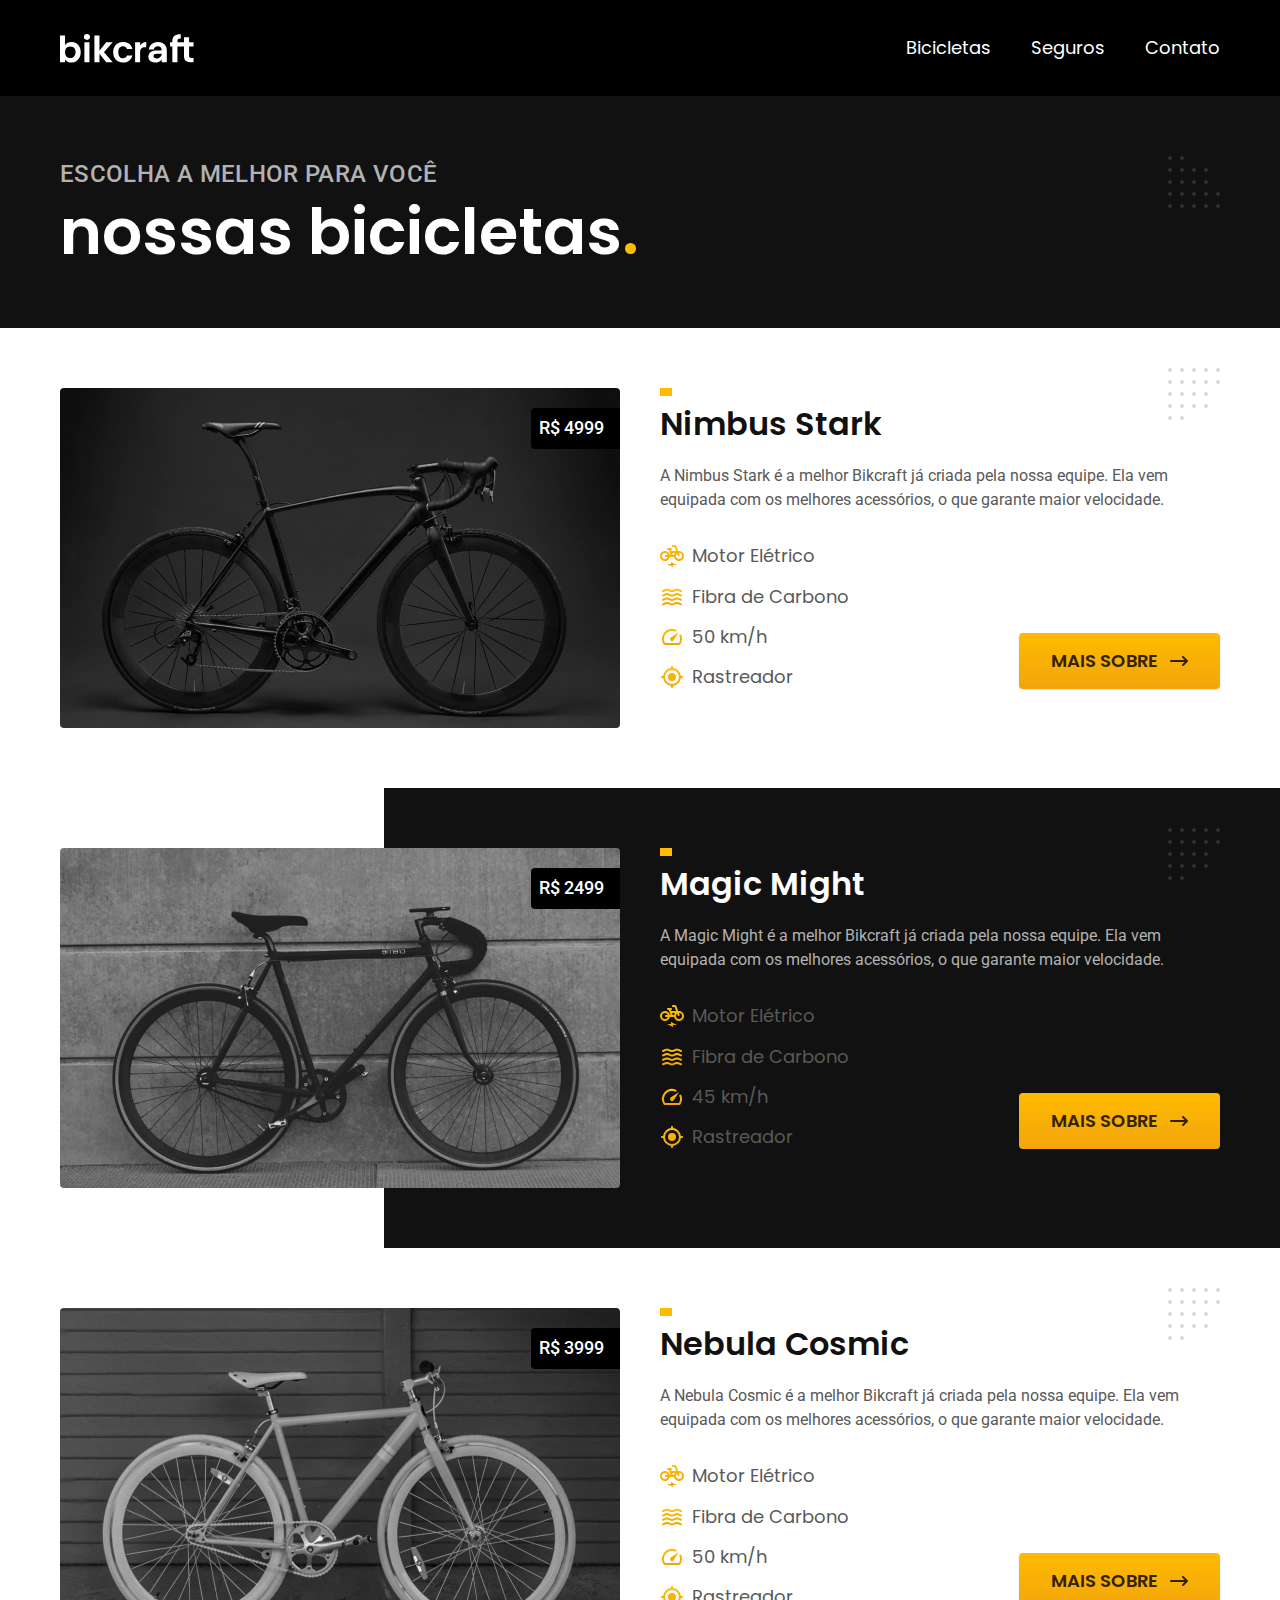
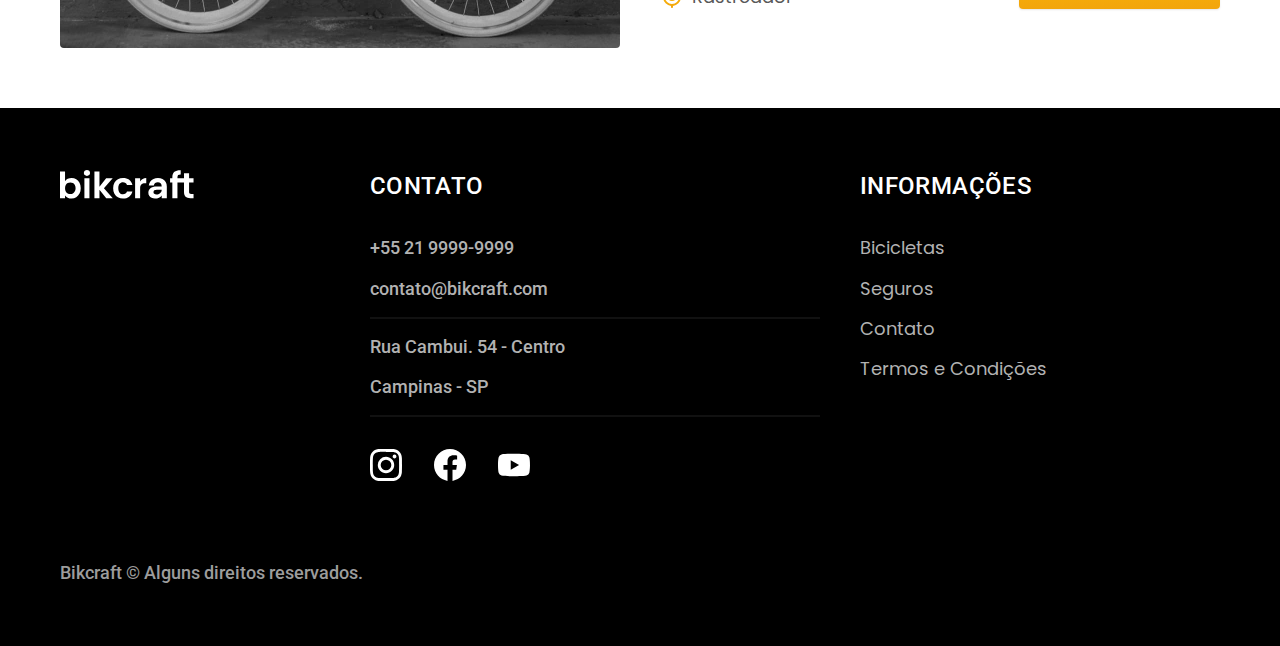
<file: bicicletas.html>
<!DOCTYPE html>
<html lang="pt-br">

<head>
  <meta charset="UTF-8">
  <meta name="viewport" content="width=device-width, initial-scale=1.0">
  <meta http-equiv="X-UA-Compatible" content="IE=edge">
  <meta name="description" content="Termos e Condições">
  <title>Bicicletas | BikCraft </title>

  <link rel="stylesheet" href="./css/global/header.css">
  <link rel="preload" href="./css/style.css" as="style">
  <link rel="preload" href="./css/style.css" as="style">
  <link rel="stylesheet" href="./css/style.css">
  <link rel="stylesheet" href="./bike/bike-lista.css">

  <link rel="preconnect" href="https://fonts.googleapis.com">
  <link rel="preconnect" href="https://fonts.gstatic.com" crossorigin>
  <link href="https://fonts.googleapis.com/css2?family=Merriweather:ital,wght@1,900&family=Poppins:wght@400;600&family=Roboto:ital,wght@0,500;1,400&display=swap" rel="stylesheet">
</head>

<body id="bicicletas">
  <header class="header-bg">
    <!-- HEADER BG - header com back ground estendido de ponta a ponta-->
    <div class="header container">
      <a href="./">
        <img src="./img/bikcraft.svg" alt="BIkcraft">
      </a>
      <nav arial-label="primaria">
        <ul class="header-menu font-1-m cor-0">
          <li><a href="./bicicletas.html">Bicicletas</a></li>
          <li><a href="./seguros.html">Seguros</a></li>
          <li><a href="./contato.html">Contato</a></li>
        </ul>
      </nav>
    </div>
  </header>

  <main>
    <div class="titulo-bg">
      <div class="titulo container">
        <p class="font-2-l-b cor-5">ESCOLHA A MELHOR PARA VOCÊ
        </p>
        <h1 class="font-1-xxl cor-0">
          nossas bicicletas<span class="cor-p1">.</span>
        </h1>
      </div>
    </div>



    <div class="bicicletas container">
      <div class="bicicletas-imagens">
        <img src="./img/bicicletas/nimbus.jpg" alt="">
        <span class="font-2-m cor-0">R$ 4999</span>
      </div>
      <div class="bicicletas-conteudo">
        <h2 class="font-1-xl"> Nimbus Stark</h2>
        <p class="font-2-s cor-8">A Nimbus Stark é a melhor Bikcraft já criada pela nossa equipe. Ela vem equipada com os melhores acessórios, o que garante maior velocidade.</p>
        <ul class="font-1-m cor-8">
          <li>
            <img src="./img/icones/eletrica.svg" alt="">
            Motor Elétrico
          </li>
          <li>
            <img src="./img/icones/carbono.svg" alt="">
            Fibra de Carbono
          </li>
          <li>
            <img src="./img/icones/velocidade.svg" alt="">
            50 km/h
          </li>
          <li>
            <img src="./img/icones/rastreador.svg" alt="">
            Rastreador
          </li>
        </ul>
        <a class="botao seta" href="./bicicletas/nimbus.html">Mais Sobre</a>
      </div>
    </div>


    <div class="bicicletas-bg">
      <div class="bicicletas container">
        <div class="bicicletas-imagens">
          <img src="./img/bicicletas/magic.jpg" alt="">
          <span class="font-2-m cor-0">R$ 2499</span>
        </div>
        <div class="bicicletas-conteudo">
          <h2 class="font-1-xl cor-0"> Magic Might</h2>
          <p class="font-2-s cor-5">A Magic Might é a melhor Bikcraft já criada pela nossa equipe. Ela vem equipada com os melhores acessórios, o que garante maior velocidade.</p>
          <ul class="font-1-m cor5">
            <li>
              <img src="./img/icones/eletrica.svg" alt="">
              Motor Elétrico
            </li>
            <li>
              <img src="./img/icones/carbono.svg" alt="">
              Fibra de Carbono
            </li>
            <li>
              <img src="./img/icones/velocidade.svg" alt="">
              45 km/h
            </li>
            <li>
              <img src="./img/icones/rastreador.svg" alt="">
              Rastreador
            </li>
          </ul>
          <a class="botao seta" href="./bicicletas/magic.html">Mais Sobre</a>
        </div>
      </div>
    </div>


    <div class="bicicletas container">
      <div class="bicicletas-imagens">
        <img src="./img/bicicletas/nebula.jpg" alt="">
        <span class="font-2-m cor-0">R$ 3999</span>
      </div>
      <div class="bicicletas-conteudo">
        <h2 class="font-1-xl"> Nebula Cosmic</h2>
        <p class="font-2-s cor-8">A Nebula Cosmic é a melhor Bikcraft já criada pela nossa equipe. Ela vem equipada com os melhores acessórios, o que garante maior velocidade.</p>
        <ul class="font-1-m cor-8">
          <li>
            <img src="./img/icones/eletrica.svg" alt="">
            Motor Elétrico
          </li>
          <li>
            <img src="./img/icones/carbono.svg" alt="">
            Fibra de Carbono
          </li>
          <li>
            <img src="./img/icones/velocidade.svg" alt="">
            50 km/h
          </li>
          <li>
            <img src="./img/icones/rastreador.svg" alt="">
            Rastreador
          </li>
        </ul>
        <a class="botao seta" href="./bicicletas/nebula.html">Mais Sobre</a>
      </div>
    </div>


  </main>

  <footer class="footer-bg">
    <div class="footer container">
      <img src="./img/bikcraft.svg" alt="Bikcraft">
      <div class="footer-contato">
        <h3 class="font-2-l-b cor-0">Contato</h3>
        <ul class="font-2-m cor-5">
          <li><a href="tel:+552199999999">+55 21 9999-9999</a></li>
          <li><a href="mailto:contato@bikcraft.com">contato@bikcraft.com</a></li>
          <li>Rua Cambui. 54 - Centro</li>
          <li>Campinas - SP</li>
        </ul>
        <div class="footer-redes">
          <a href="./">
            <img src="./img/redes/instagram.svg" alt="Instagram">
          </a>
          <a href="./">
            <img src="./img/redes/facebook.svg" alt="Facebook">
          </a>
          <a href="./">
            <img src="./img/redes/youtube.svg" alt="Youtube">
          </a>
        </div>
      </div>
      <div class="footer-informacoes">
        <h3 class="font-2-l-b cor-0">Informações</h3>
        <nav>
          <ul class="font-1-m cor-5">
            <li><a href="./bicicletas.html">Bicicletas</a></li>
            <li><a href="./seguros.html">Seguros</a></li>
            <li><a href="./contato.html">Contato</a></li>
            <li><a href="./termos.html">Termos e Condições</a></li>
          </ul>
        </nav>
      </div>
      <p class="footer-copy font-2-m cor-6">Bikcraft © Alguns direitos reservados.</p>
    </div>
  </footer>
</body>

</html>
</file>
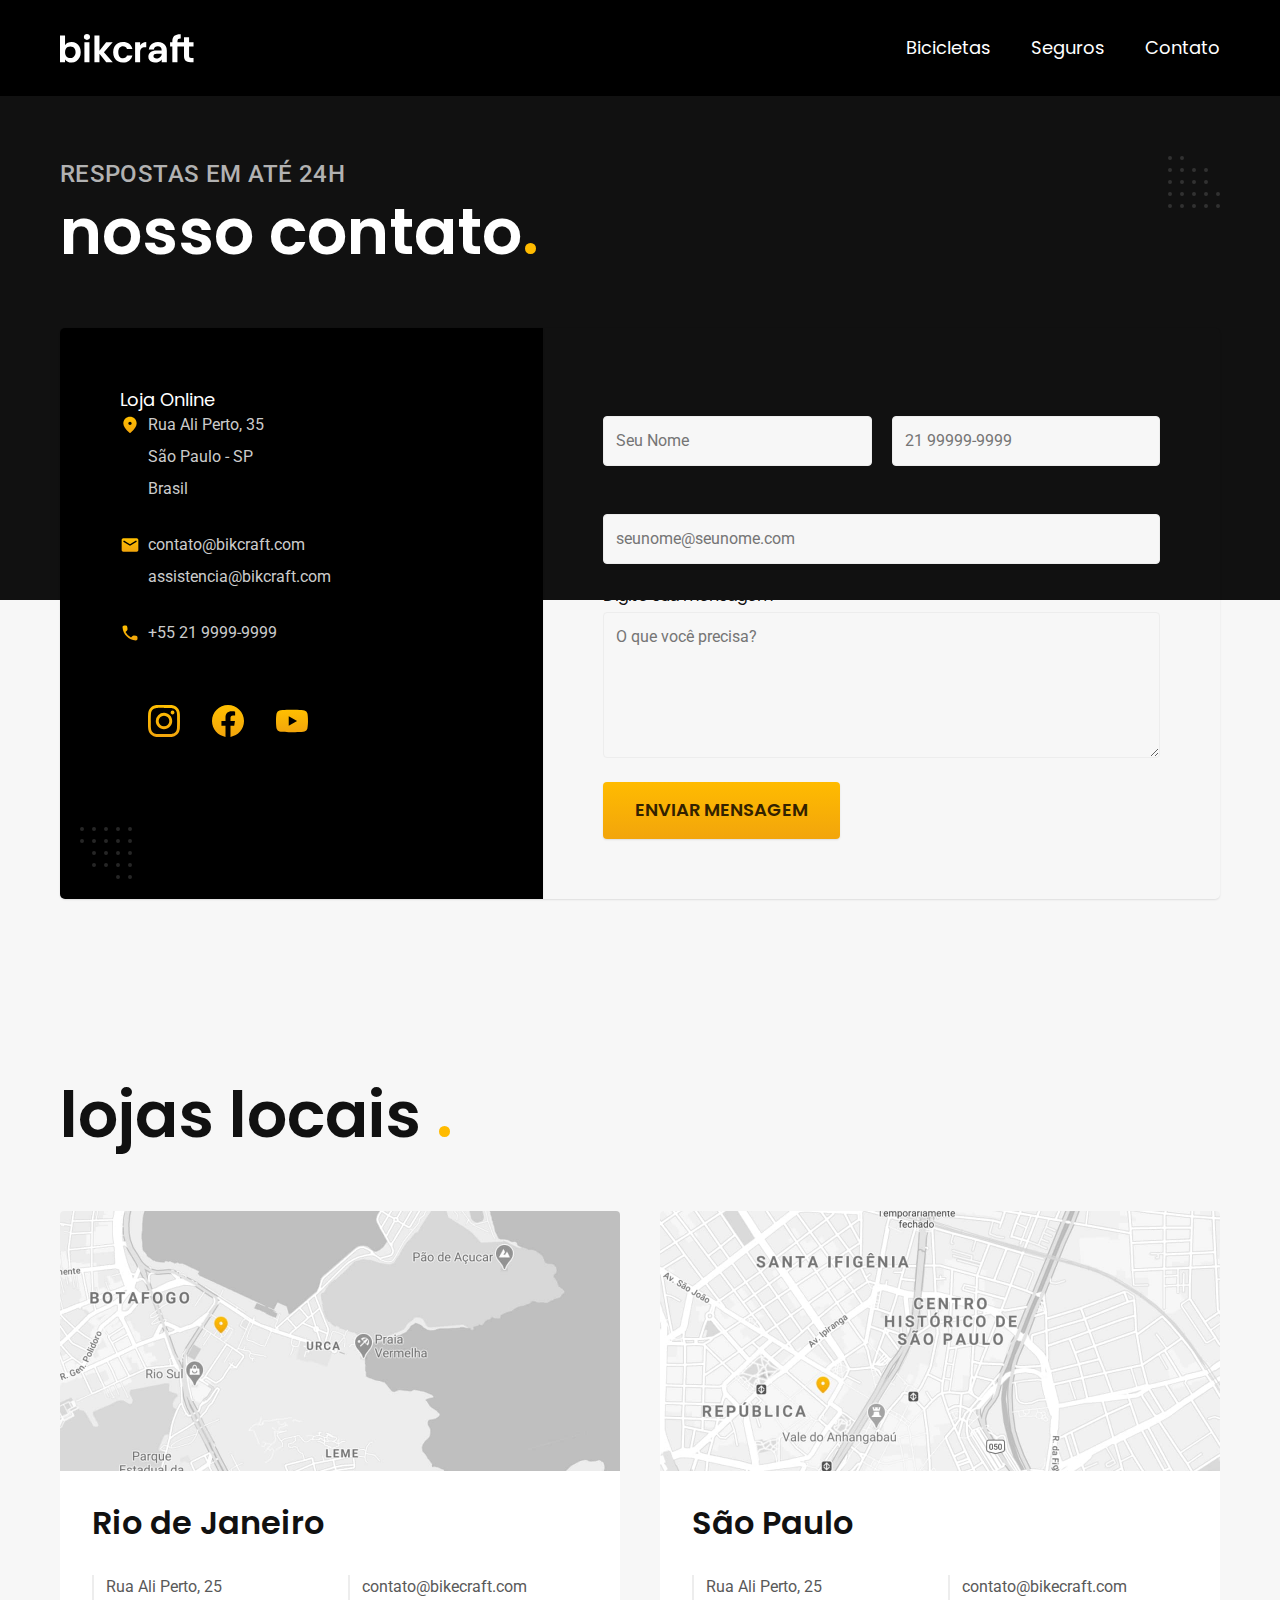
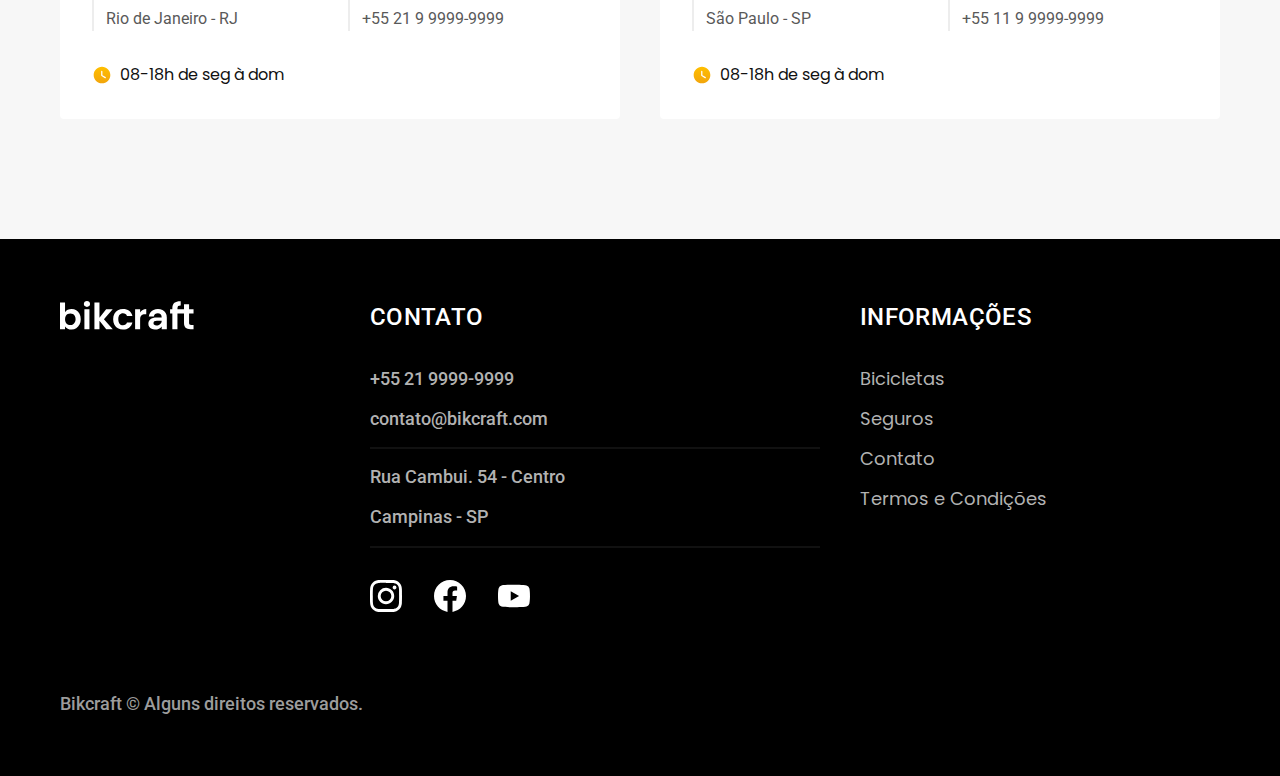
<file: contato.html>
<!DOCTYPE html>
<html lang="pt-br">

<head>
  <meta charset="UTF-8">
  <meta name="viewport" content="width=device-width, initial-scale=1.0">
  <meta http-equiv="X-UA-Compatible" content="IE=edge">
  <meta name="description" content="Contato">
  <title>Contato | BikCraft </title>

  <link rel="stylesheet" href="./css/global/header.css">
  <link rel="preload" href="./css/style.css" as="style">
  <link rel="preload" href="./css/style.css" as="style">
  <link rel="stylesheet" href="./css/style.css">
  <link rel="stylesheet" href="./bike/bike-lista.css">

  <link rel="preconnect" href="https://fonts.googleapis.com">
  <link rel="preconnect" href="https://fonts.gstatic.com" crossorigin>
  <link href="https://fonts.googleapis.com/css2?family=Merriweather:ital,wght@1,900&family=Poppins:wght@400;600&family=Roboto:ital,wght@0,500;1,400&display=swap" rel="stylesheet">
</head>

<body id="contato">
  <header class="header-bg">
    <!-- HEADER BG - header com back ground estendido de ponta a ponta-->
    <div class="header container">
      <a href="./">
        <img src="./img/bikcraft.svg" alt="BIkcraft">
      </a>
      <nav arial-label="primaria">
        <ul class="header-menu font-1-m cor-0">
          <li><a href="./bicicletas.html">Bicicletas</a></li>
          <li><a href="./seguros.html">Seguros</a></li>
          <li><a href="./contato.html">Contato</a></li>
        </ul>
      </nav>
    </div>
  </header>

  <main>
    <div class="titulo-bg">
      <div class="titulo container">
        <p class="font-2-l-b cor-5">Respostas em até 24h</p>
        <h1 class="font-1-xxl cor-0">nosso contato<span class="cor-p1">.</span></h1>
      </div>
    </div>

    <div class="contato container">
      <section class="contato-dados" aria-label="Endereço">
        <h2 class="font-1-m cor-0"> Loja Online</h2>
        <div class="contato-endereco font-2-s cor-4">
          <p> Rua Ali Perto, 35</p>
          <p> São Paulo - SP</p>
          <p> Brasil </p>
        </div>
        <address class="contato-meios font-2-s cor-4">
          <a href="mailto:contato@bikcraft.com">contato@bikcraft.com</a>
          <a href="mailto:assistenciao@bikcraft.com">assistencia@bikcraft.com</a>
          <a href="tel:+552199999999">+55 21 9999-9999</a>
        </address>
        <div class="contato-redes">
          <a href="./">
            <img src="./img/redes/instagram-p.svg" alt="Instagram">
          </a>
          <a href="./">
            <img src="./img/redes/facebook-p.svg" alt="Facebook">
          </a>
          <a href="./">
            <img src="./img/redes/youtube-p.svg" alt="Youtube">
          </a>
        </div>
      </section>
      <section class="contato-formulario" aria-label="Formulário">
        <form class="form" action="./contato.html">
          <div>
            <label for="nome">Nome</label>
            <input type="text" id="nome" name="nome" placeholder="Seu Nome">
          </div>
          <div>
            <label for="telefone">Telefone</label>
            <input type="text" id="telefone" name="telefone" placeholder="21 99999-9999">
          </div>
          <div class="col-2">
            <label for="email">Email</label>
            <input type="email" id="email" name="email" placeholder="seunome@seunome.com">
          </div>
          <div class="col-2">
            <label for="mensagem">Digite sua mensagem</label>
            <textarea rows="5" id="mensagem" name="mensagem" placeholder="O que você precisa?"></textarea>
          </div>
          <button class="botao col-2"> Enviar Mensagem</button>
        </form>
      </section>
    </div>
  </main>

  <article class="lojas container">
    <h2 class="font-1-xxl">lojas locais
      <span class="cor-p1">.</span>
    </h2>
    <div class="lojas-item">
      <img src="./img/lojas/rj.jpg" alt="mapa local da loja">
      <div class="lojas-conteudo">
        <h3 class="font-1-xl">Rio de Janeiro</h3>
        <div class="lojas-dados font-2-s cor-8">
          <p>Rua Ali Perto, 25</p>
          <p>Rio de Janeiro - RJ</p>
        </div>
        <div class="lojas-dados font-2-s cor-8">
          <a href="mailto:contato@bikecraft.com">contato@bikecraft.com</a>
          <a href="tel:+5521999999999">+55 21 9 9999-9999</a>
        </div>
        <p class="lojas-tempo font-1-s"><img src="./img/icones/horario.svg" alt=""> 08-18h de seg à dom</p>
      </div>
    </div>

    <div class="lojas-item">
      <img src="./img/lojas/sp.jpg" alt="mapa local da loja">
      <div class="lojas-conteudo">
        <h3 class="font-1-xl">São Paulo</h3>
        <div class="lojas-dados font-2-s cor-8">
          <p>Rua Ali Perto, 25</p>
          <p>São Paulo - SP</p>
        </div>
        <div class="lojas-dados font-2-s cor-8">
          <a href="mailto:contato@bikecraft.com">contato@bikecraft.com</a>
          <a href="tel:+5521999999999">+55 11 9 9999-9999</a>
        </div>
        <p class="lojas-tempo font-1-s"><img src="./img/icones/horario.svg" alt=""> 08-18h de seg à dom</p>
      </div>
    </div>
  </article>

  <footer class="footer-bg">
    <div class="footer container">
      <img src="./img/bikcraft.svg" alt="Bikcraft">
      <div class="footer-contato">
        <h3 class="font-2-l-b cor-0">Contato</h3>
        <ul class="font-2-m cor-5">
          <li><a href="tel:+552199999999">+55 21 9999-9999</a></li>
          <li><a href="mailto:contato@bikcraft.com">contato@bikcraft.com</a></li>
          <li>Rua Cambui. 54 - Centro</li>
          <li>Campinas - SP</li>
        </ul>
        <div class="footer-redes">
          <a href="./">
            <img src="./img/redes/instagram.svg" alt="Instagram">
          </a>
          <a href="./">
            <img src="./img/redes/facebook.svg" alt="Facebook">
          </a>
          <a href="./">
            <img src="./img/redes/youtube.svg" alt="Youtube">
          </a>
        </div>
      </div>
      <div class="footer-informacoes">
        <h3 class="font-2-l-b cor-0">Informações</h3>
        <nav>
          <ul class="font-1-m cor-5">
            <li><a href="./bicicletas.html">Bicicletas</a></li>
            <li><a href="./seguros.html">Seguros</a></li>
            <li><a href="./contato.html">Contato</a></li>
            <li><a href="./termos.html">Termos e Condições</a></li>
          </ul>
        </nav>
      </div>
      <p class="footer-copy font-2-m cor-6">Bikcraft © Alguns direitos reservados.</p>
    </div>
  </footer>
</body>

</html>
</file>
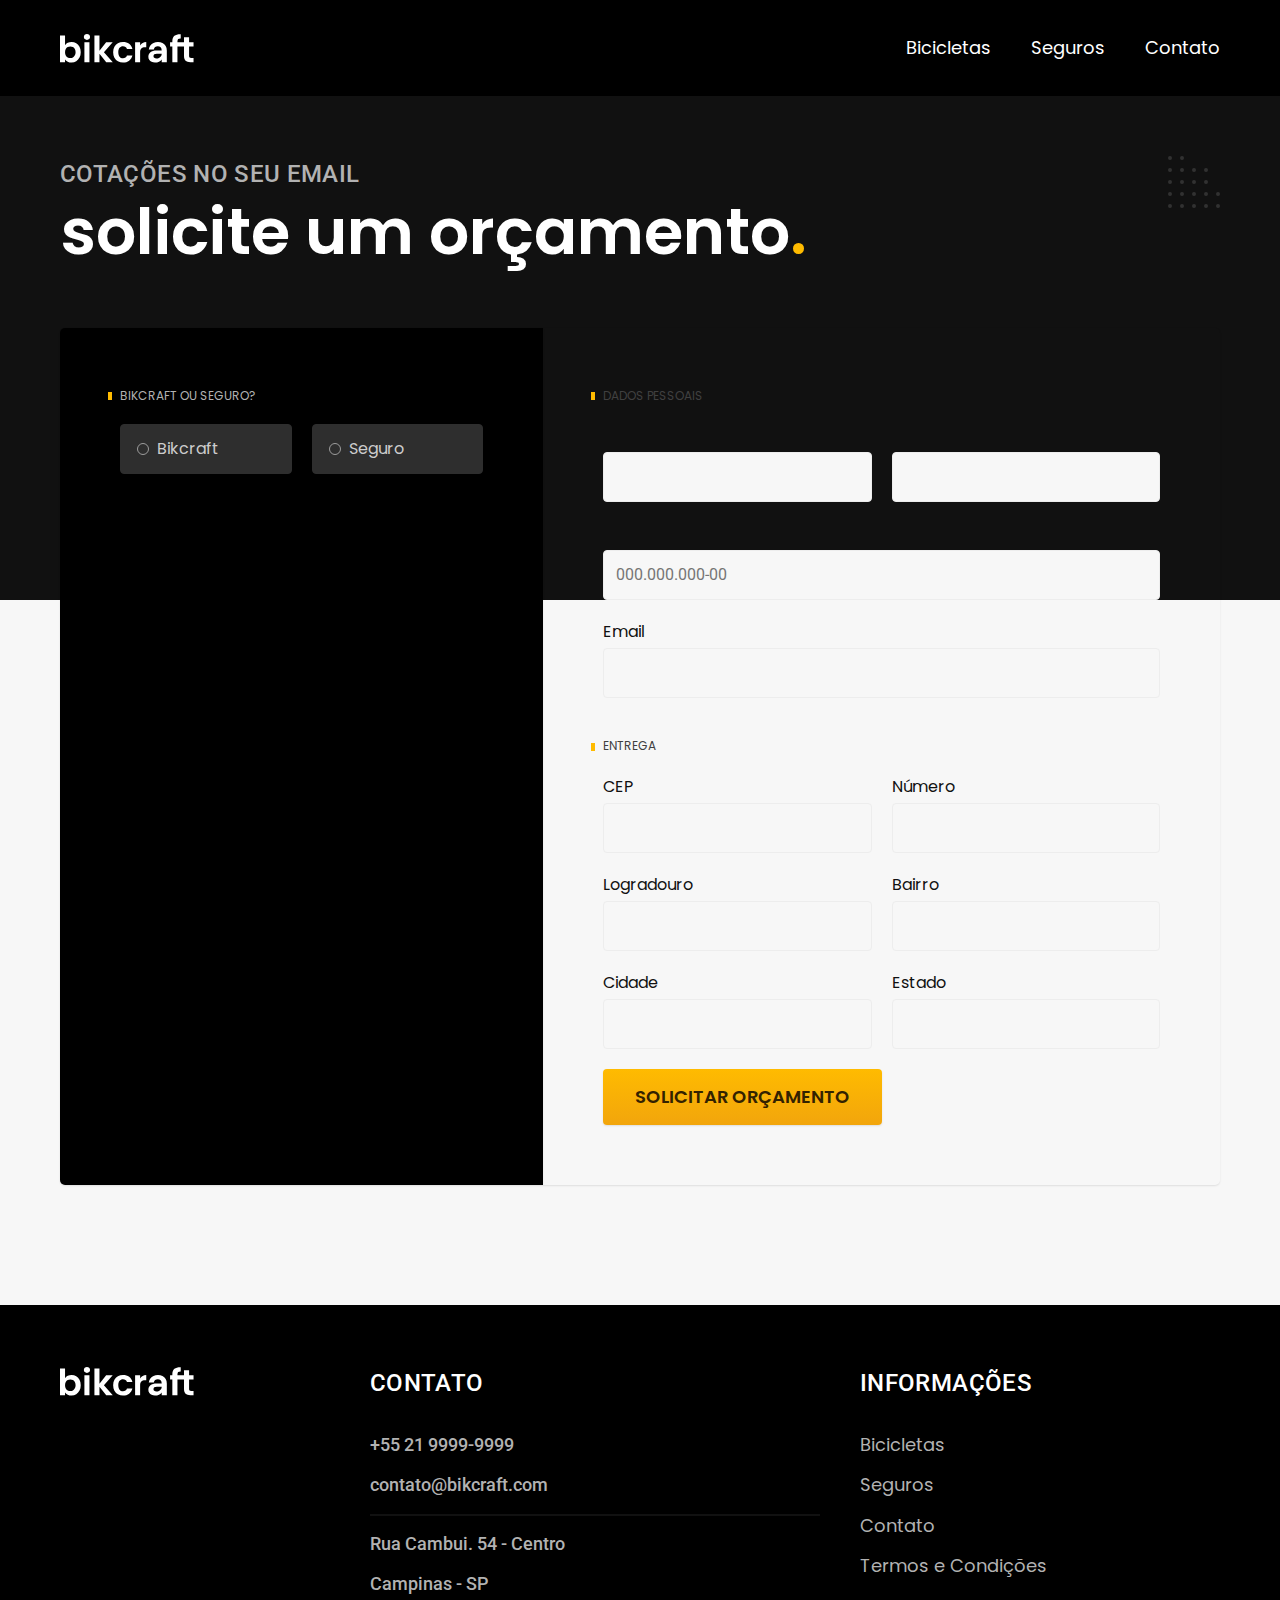
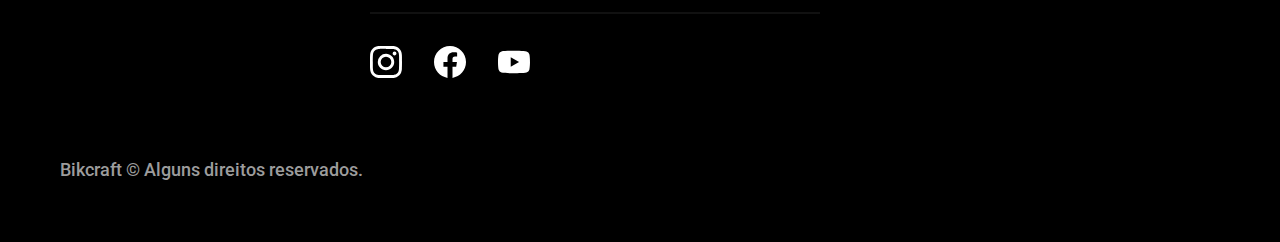
<file: orcamento.html>
<!DOCTYPE html>
<html lang="pt-br">

<head>
  <meta charset="UTF-8">
  <meta name="viewport" content="width=device-width, initial-scale=1.0">
  <meta http-equiv="X-UA-Compatible" content="IE=edge">
  <meta name="description" content="Orçamento">
  <title>Orçamento | BikCraft </title>

  <link rel="stylesheet" href="./css/global/header.css">
  <link rel="preload" href="./css/style.css" as="style">
  <link rel="preload" href="./css/style.css" as="style">
  <link rel="stylesheet" href="./css/style.css">
  <link rel="stylesheet" href="./bike/bike-lista.css">

  <link rel="preconnect" href="https://fonts.googleapis.com">
  <link rel="preconnect" href="https://fonts.gstatic.com" crossorigin>
  <link href="https://fonts.googleapis.com/css2?family=Merriweather:ital,wght@1,900&family=Poppins:wght@400;600&family=Roboto:ital,wght@0,500;1,400&display=swap" rel="stylesheet">
</head>

<body id="orcamento">
  <header class="header-bg">
    <!-- HEADER BG - header com back ground estendido de ponta a ponta-->
    <div class="header container">
      <a href="./">
        <img src="./img/bikcraft.svg" alt="BIkcraft">
      </a>
      <nav arial-label="primaria">
        <ul class="header-menu font-1-m cor-0">
          <li><a href="./bicicletas.html">Bicicletas</a></li>
          <li><a href="./seguros.html">Seguros</a></li>
          <li><a href="./contato.html">Contato</a></li>
        </ul>
      </nav>
    </div>
  </header>

  <main>
    <div class="titulo-bg">
      <div class="titulo container">
        <p class="font-2-l-b cor-5">Cotações no seu email</p>
        <h1 class="font-1-xxl cor-0">solicite um orçamento<span class="cor-p1">.</span></h1>
      </div>
    </div>

    <form class="orcamento container" action="./orcamento.html">
      <div class="orcamento-produto">
        <h2 class="font-1-xs cor-5">Bikcraft ou Seguro?</h2>

        <input type="radio" name="tipo" value="bikcraft" id="bikcraft">
        <label for="bikcraft">Bikcraft</label>

        <input type="radio" name="tipo" value="seguro" id="seguro">
        <label for="seguro">Seguro</label>

        <div class="orcamento-conteudo" id="orcamento-bikcraft">
          <h2 class="font-1-xs cor-5">Escolha a sua</h2>

          <input type="radio" name="produto" value="nimbus" id="nimbus">
          <label for="nimbus">Nimbus Stark <span>R$ 4999</span></label>
          <div class="orcamento-detalhes">
            <ul class="font-1-xs cor-8">
              <li><img src="./img/icones/eletrica.svg" alt=""> Motor Elétrico</li>
              <li><img src="./img/icones/carbono.svg" alt=""> Fibra de Carbono</li>
              <li><img src="./img/icones/velocidade.svg" alt=""> 50 km/h</li>
              <li><img src="./img/icones/rastreador.svg" alt=""> Rastreador</li>
            </ul>
            <img src="./img/bicicletas/nimbus.jpg" alt="Bicicleta preta">
          </div>

          <input type="radio" name="produto" value="magic" id="magic">
          <label for="magic">Magic Might <span>R$ 2499</span></label>
          <div class="orcamento-detalhes">
            <ul class="font-1-xs cor-8">
              <li><img src="./img/icones/eletrica.svg" alt=""> Motor Elétrico</li>
              <li><img src="./img/icones/carbono.svg" alt=""> Fibra de Carbono</li>
              <li><img src="./img/icones/velocidade.svg" alt=""> 45 km/h</li>
              <li><img src="./img/icones/rastreador.svg" alt=""> Rastreador</li>
            </ul>
            <img src="./img/bicicletas/magic.jpg" alt="Bicicleta preta">
          </div>

          <input type="radio" name="produto" value="nebula" id="nebula">
          <label for="nebula">Nebula Cosmic <span>R$ 3999</span></label>
          <div class="orcamento-detalhes">
            <ul class="font-1-xs cor-8">
              <li><img src="./img/icones/eletrica.svg" alt=""> Motor Elétrico</li>
              <li><img src="./img/icones/carbono.svg" alt=""> Fibra de Carbono</li>
              <li><img src="./img/icones/velocidade.svg" alt=""> 40 km/h</li>
              <li><img src="./img/icones/rastreador.svg" alt=""> Rastreador</li>
            </ul>
            <img src="./img/bicicletas/nebula.jpg" alt="Bicicleta branca">
          </div>

        </div>

        <div class="orcamento-conteudo" id="orcamento-seguro">
          <h2 class="font-1-xs cor-5">Escolha o plano</h2>

          <input type="radio" name="produto" value="prata" id="prata">
          <label for="prata">Prata <span>R$ 199</span></label>

          <input type="radio" name="produto" value="ouro" id="ouro">
          <label for="ouro">Ouro <span>R$ 299</span></label>
        </div>
      </div>
      <div class="orcamento-dados form">
        <h2 class="font-1-xs cor-9 col-2">dados pessoais</h2>
        <div>
          <label for="nome">Nome</label>
          <input type="text" id="nome" name="nome">
        </div>
        <div>
          <label for="sobrenome">Sobrenome</label>
          <input type="text" id="sobrenome" name="sobrenome">
        </div>
        <div class="col-2">
          <label for="cpf">CPF</label>
          <input type="text" id="cpf" name="cpf" placeholder="000.000.000-00">
        </div>
        <div class="col-2">
          <label for="email">Email</label>
          <input type="email" id="email" name="email">
        </div>
        <h2 class="font-1-xs cor-9 col-2">entrega</h2>
        <div>
          <label for="cep">CEP</label>
          <input type="text" id="cep" name="cep">
        </div>
        <div>
          <label for="numero">Número</label>
          <input type="text" id="numero" name="numero">
        </div>
        <div>
          <label for="logradouro">Logradouro</label>
          <input type="text" id="logradouro" name="logradouro">
        </div>
        <div>
          <label for="bairro">Bairro</label>
          <input type="text" id="bairro" name="bairro">
        </div>
        <div>
          <label for="cidade">Cidade</label>
          <input type="text" id="cidade" name="cidade">
        </div>
        <div>
          <label for="estado">Estado</label>
          <input type="text" id="estado" name="estado">
        </div>
        <button class="botao col-2">Solicitar Orçamento</button>
      </div>
    </form>
  </main>

  <footer class="footer-bg">
    <div class="footer container">
      <img src="./img/bikcraft.svg" alt="Bikcraft">
      <div class="footer-contato">
        <h3 class="font-2-l-b cor-0">Contato</h3>
        <ul class="font-2-m cor-5">
          <li><a href="tel:+552199999999">+55 21 9999-9999</a></li>
          <li><a href="mailto:contato@bikcraft.com">contato@bikcraft.com</a></li>
          <li>Rua Cambui. 54 - Centro</li>
          <li>Campinas - SP</li>
        </ul>
        <div class="footer-redes">
          <a href="./">
            <img src="./img/redes/instagram.svg" alt="Instagram">
          </a>
          <a href="./">
            <img src="./img/redes/facebook.svg" alt="Facebook">
          </a>
          <a href="./">
            <img src="./img/redes/youtube.svg" alt="Youtube">
          </a>
        </div>
      </div>
      <div class="footer-informacoes">
        <h3 class="font-2-l-b cor-0">Informações</h3>
        <nav>
          <ul class="font-1-m cor-5">
            <li><a href="./bicicletas.html">Bicicletas</a></li>
            <li><a href="./seguros.html">Seguros</a></li>
            <li><a href="./contato.html">Contato</a></li>
            <li><a href="./termos.html">Termos e Condições</a></li>
          </ul>
        </nav>
      </div>
      <p class="footer-copy font-2-m cor-6">Bikcraft © Alguns direitos reservados.</p>
    </div>
  </footer>
</body>

</html>
</file>
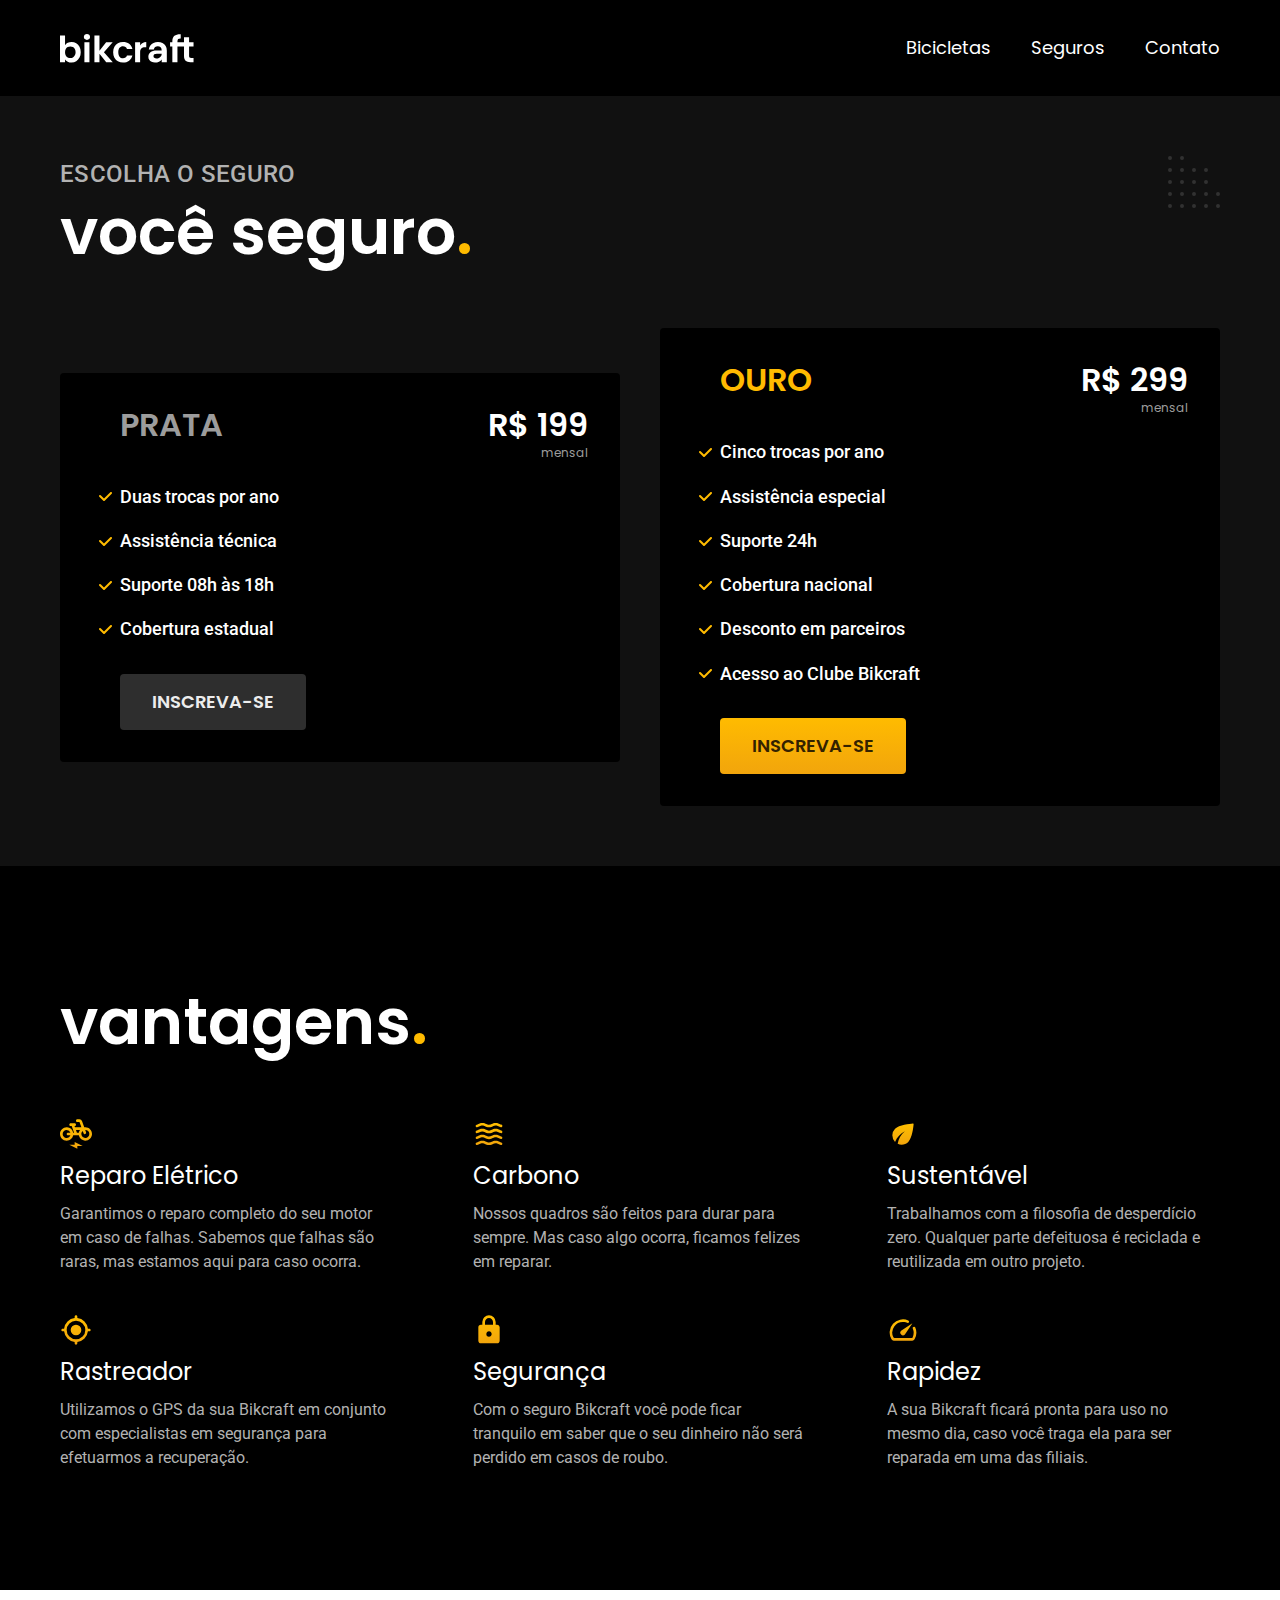
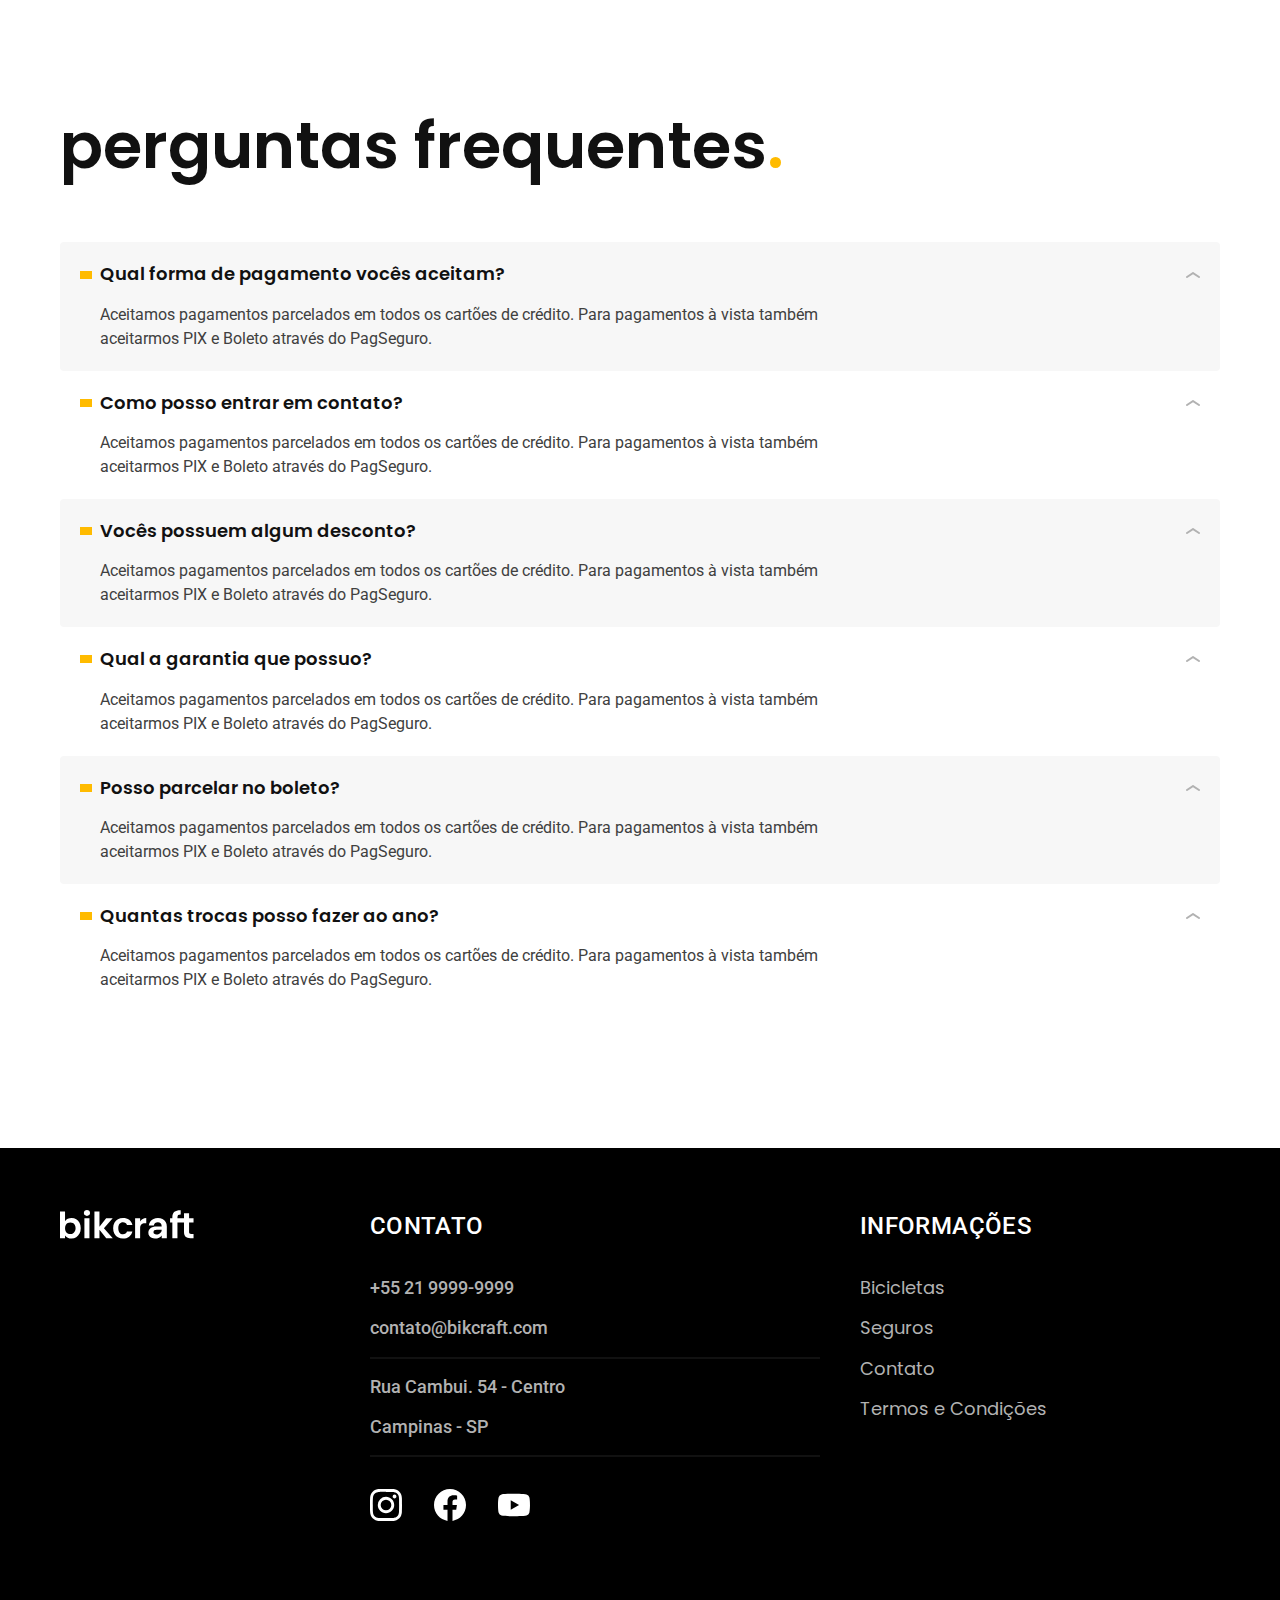
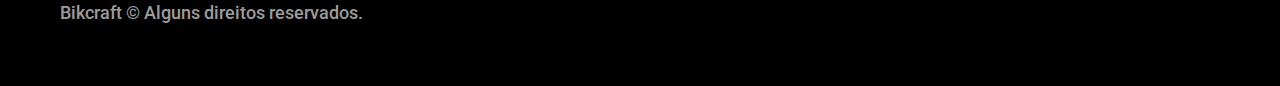
<file: seguros.html>
<!DOCTYPE html>
<html lang="pt-br">

<head>
  <meta charset="UTF-8">
  <meta name="viewport" content="width=device-width, initial-scale=1.0">
  <meta http-equiv="X-UA-Compatible" content="IE=edge">
  <meta name="description" content="Seguros">
  <title>Seguros | BikCraft </title>

  <link rel="stylesheet" href="./css/global/header.css">
  <link rel="preload" href="./css/style.css" as="style">
  <link rel="preload" href="./css/style.css" as="style">
  <link rel="stylesheet" href="./css/style.css">
  <link rel="stylesheet" href="./bike/bike-lista.css">

  <link rel="preconnect" href="https://fonts.googleapis.com">
  <link rel="preconnect" href="https://fonts.gstatic.com" crossorigin>
  <link href="https://fonts.googleapis.com/css2?family=Merriweather:ital,wght@1,900&family=Poppins:wght@400;600&family=Roboto:ital,wght@0,500;1,400&display=swap" rel="stylesheet">
</head>

<body id="seguros">
  <header class="header-bg">
    <!-- HEADER BG - header com back ground estendido de ponta a ponta-->
    <div class="header container">
      <a href="./">
        <img src="./img/bikcraft.svg" alt="BIkcraft">
      </a>
      <nav arial-label="primaria">
        <ul class="header-menu font-1-m cor-0">
          <li><a href="./bicicletas.html">Bicicletas</a></li>
          <li><a href="./seguros.html">Seguros</a></li>
          <li><a href="./contato.html">Contato</a></li>
        </ul>
      </nav>
    </div>
  </header>

  <main class="seguros-bg">
    <div class="titulo-bg">
      <div class="titulo container">
        <p class="font-2-l-b cor-5">Escolha o seguro</p>
        <h1 class="font-1-xxl cor-0">você seguro<span class="cor-p1">.</span></h1>
      </div>
    </div>
    <div class="seguros container">
      <div class="seguros-item">
        <h3 class="font-1-xl cor-6">PRATA</h3>
        <span class="font-1-xl cor-0">R$ 199 <span class="font-1-xs cor-6">mensal</span> </span>
        <ul class="font-2-m cor-0">
          <li>Duas trocas por ano</li>
          <li>Assistência técnica</li>
          <li>Suporte 08h às 18h</li>
          <li>Cobertura estadual</li>
        </ul>
        <a class="botao secundario" href="./orcamento.html">Inscreva-se</a>
      </div>

      <div class="seguros-item">
        <h3 class="font-1-xl cor-p1">OURO</h3>
        <span class="font-1-xl cor-0">R$ 299 <span class="font-1-xs cor-6">mensal</span> </span>
        <ul class="font-2-m cor-0">
          <li>Cinco trocas por ano</li>
          <li>Assistência especial</li>
          <li>Suporte 24h</li>
          <li>Cobertura nacional</li>
          <li>Desconto em parceiros</li>
          <li>Acesso ao Clube Bikcraft</li>

        </ul>
        <a class="botao" href="./orcamento.html">Inscreva-se</a>
      </div>
    </div>
  </main>

  <article class="vantagens-bg">
    <div class="vantagens container">
      <h2 class="font-1-xxl cor-0">vantagens<span class="cor-p1">.</span></h2>
      <ul>
        <li>
          <img src="./img/icones/eletrica.svg" alt="">
          <h3 class="font-1-l cor-0">Reparo Elétrico</h3>
          <p class="font-2-s cor-5">Garantimos o reparo completo do seu motor em caso de falhas. Sabemos que falhas são raras, mas estamos aqui para caso ocorra.</p>
        </li>
        <li>
          <img src="./img/icones/carbono.svg" alt="">
          <h3 class="font-1-l cor-0">Carbono</h3>
          <p class="font-2-s cor-5">Nossos quadros são feitos para durar para sempre. Mas caso algo ocorra, ficamos felizes em reparar.</p>
        </li>
        <li>
          <img src="./img/icones/sustentavel.svg" alt="">
          <h3 class="font-1-l cor-0">Sustentável</h3>
          <p class="font-2-s cor-5">Trabalhamos com a filosofia de desperdício zero. Qualquer parte defeituosa é reciclada e reutilizada em outro projeto.</p>
        </li>
        <li>
          <img src="./img/icones/rastreador.svg" alt="">
          <h3 class="font-1-l cor-0">Rastreador</h3>
          <p class="font-2-s cor-5">Utilizamos o GPS da sua Bikcraft em conjunto com especialistas em segurança para efetuarmos a recuperação.</p>
        </li>
        <li>
          <img src="./img/icones/seguro.svg" alt="">
          <h3 class="font-1-l cor-0">Segurança</h3>
          <p class="font-2-s cor-5">Com o seguro Bikcraft você pode ficar tranquilo em saber que o seu dinheiro não será perdido em casos de roubo.</p>
        </li>
        <li>
          <img src="./img/icones/velocidade.svg" alt="">
          <h3 class="font-1-l cor-0">Rapidez</h3>
          <p class="font-2-s cor-5">A sua Bikcraft ficará pronta para uso no mesmo dia, caso você traga ela para ser reparada em uma das filiais.</p>
        </li>
      </ul>
    </div>
  </article>

  <article class="perguntas container">
    <h2 class="font-1-xxl">perguntas frequentes<span class="cor-p1">.</span></h2>
    <dl>
      <div>
        <dt class="font-1-m-b">Qual forma de pagamento vocês aceitam?</dt>
        <dd class="font-2-s cor-9">Aceitamos pagamentos parcelados em todos os cartões de crédito. Para pagamentos à vista também aceitarmos PIX e Boleto através do PagSeguro.</dd>
      </div>
      <div>
        <dt class="font-1-m-b">Como posso entrar em contato?</dt>
        <dd class="font-2-s cor-9">Aceitamos pagamentos parcelados em todos os cartões de crédito. Para pagamentos à vista também aceitarmos PIX e Boleto através do PagSeguro.</dd>
      </div>
      <div>
        <dt class="font-1-m-b">Vocês possuem algum desconto?</dt>
        <dd class="font-2-s cor-9">Aceitamos pagamentos parcelados em todos os cartões de crédito. Para pagamentos à vista também aceitarmos PIX e Boleto através do PagSeguro.</dd>
      </div>
      <div>
        <dt class="font-1-m-b">Qual a garantia que possuo?</dt>
        <dd class="font-2-s cor-9">Aceitamos pagamentos parcelados em todos os cartões de crédito. Para pagamentos à vista também aceitarmos PIX e Boleto através do PagSeguro.</dd>
      </div>
      <div>
        <dt class="font-1-m-b">Posso parcelar no boleto?</dt>
        <dd class="font-2-s cor-9">Aceitamos pagamentos parcelados em todos os cartões de crédito. Para pagamentos à vista também aceitarmos PIX e Boleto através do PagSeguro.</dd>
      </div>
      <div>
        <dt class="font-1-m-b">Quantas trocas posso fazer ao ano?</dt>
        <dd class="font-2-s cor-9">Aceitamos pagamentos parcelados em todos os cartões de crédito. Para pagamentos à vista também aceitarmos PIX e Boleto através do PagSeguro.</dd>
      </div>
    </dl>
  </article>

  <footer class="footer-bg">
    <div class="footer container">
      <img src="./img/bikcraft.svg" alt="Bikcraft">
      <div class="footer-contato">
        <h3 class="font-2-l-b cor-0">Contato</h3>
        <ul class="font-2-m cor-5">
          <li><a href="tel:+552199999999">+55 21 9999-9999</a></li>
          <li><a href="mailto:contato@bikcraft.com">contato@bikcraft.com</a></li>
          <li>Rua Cambui. 54 - Centro</li>
          <li>Campinas - SP</li>
        </ul>
        <div class="footer-redes">
          <a href="./">
            <img src="./img/redes/instagram.svg" alt="Instagram">
          </a>
          <a href="./">
            <img src="./img/redes/facebook.svg" alt="Facebook">
          </a>
          <a href="./">
            <img src="./img/redes/youtube.svg" alt="Youtube">
          </a>
        </div>
      </div>
      <div class="footer-informacoes">
        <h3 class="font-2-l-b cor-0">Informações</h3>
        <nav>
          <ul class="font-1-m cor-5">
            <li><a href="./bicicletas.html">Bicicletas</a></li>
            <li><a href="./seguros.html">Seguros</a></li>
            <li><a href="./contato.html">Contato</a></li>
            <li><a href="./termos.html">Termos e Condições</a></li>
          </ul>
        </nav>
      </div>
      <p class="footer-copy font-2-m cor-6">Bikcraft © Alguns direitos reservados.</p>
    </div>
  </footer>
</body>

</html>
</file>
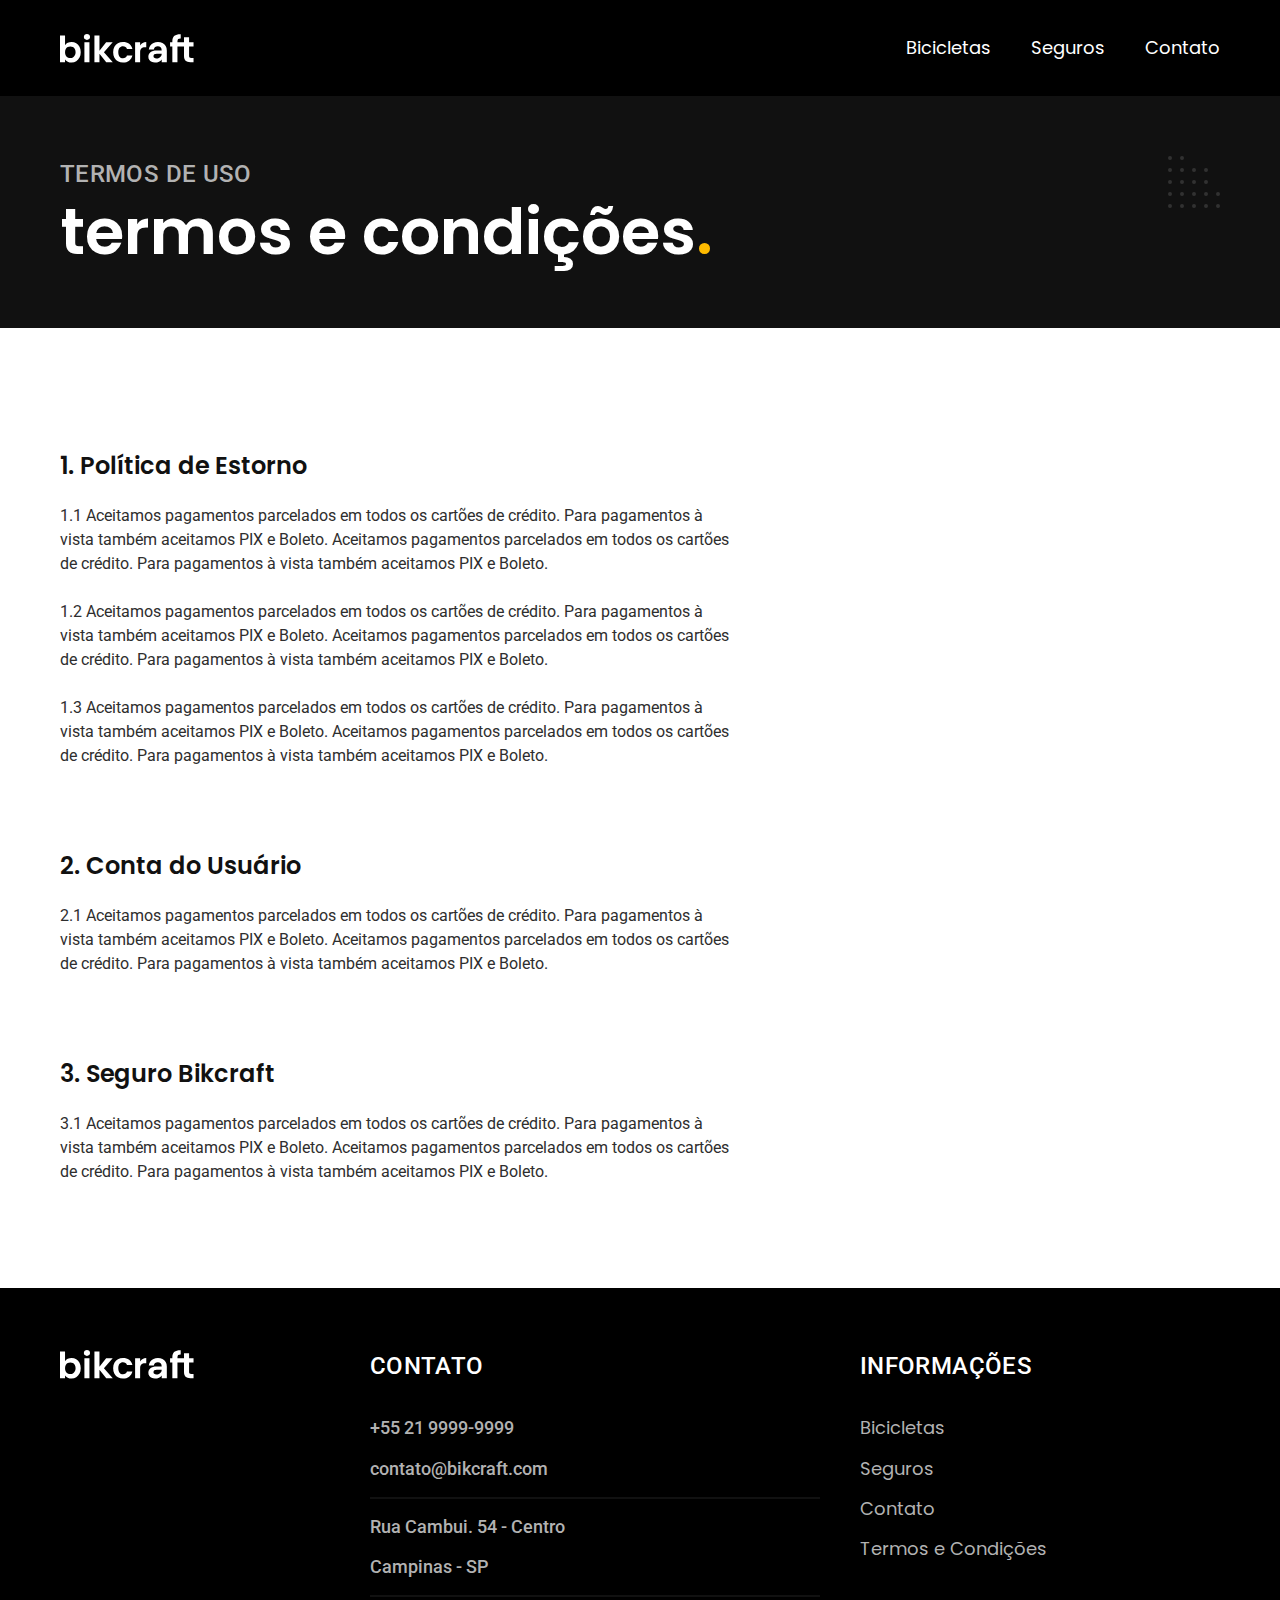
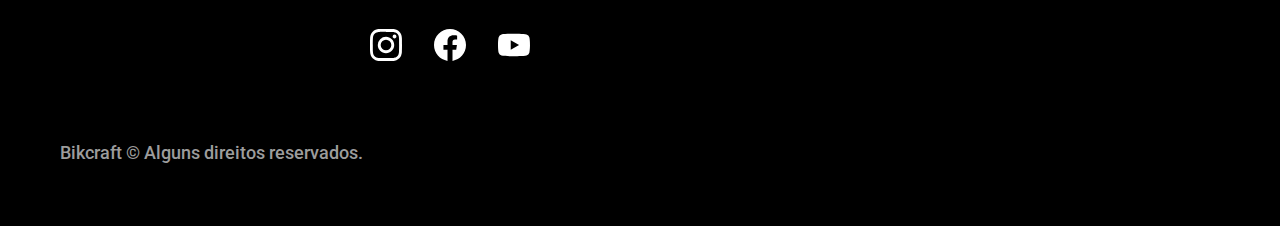
<file: termos.html>
<!DOCTYPE html>
<html lang="pt-br">

<head>
  <meta charset="UTF-8">
  <meta name="viewport" content="width=device-width, initial-scale=1.0">
  <meta http-equiv="X-UA-Compatible" content="IE=edge">
  <meta name="description" content="Termos e Condições">
  <title>Termos e Condições | BikCraft </title>

  <link rel="stylesheet" href="./css/global/header.css">
  <link rel="preload" href="./css/style.css" as="style">
  <link rel="preload" href="./css/style.css" as="style">
  <link rel="stylesheet" href="./css/style.css">
  <link rel="stylesheet" href="./bike/bike-lista.css">

  <link rel="preconnect" href="https://fonts.googleapis.com">
  <link rel="preconnect" href="https://fonts.gstatic.com" crossorigin>
  <link href="https://fonts.googleapis.com/css2?family=Merriweather:ital,wght@1,900&family=Poppins:wght@400;600&family=Roboto:ital,wght@0,500;1,400&display=swap" rel="stylesheet">
</head>

<body id="termos">
  <header class="header-bg">
    <!-- HEADER BG - header com back ground estendido de ponta a ponta-->
    <div class="header container">
      <a href="./">
        <img src="./img/bikcraft.svg" alt="BIkcraft">
      </a>
      <nav arial-label="primaria">
        <ul class="header-menu font-1-m cor-0">
          <li><a href="./bicicletas.html">Bicicletas</a></li>
          <li><a href="./seguros.html">Seguros</a></li>
          <li><a href="./contato.html">Contato</a></li>
        </ul>
      </nav>
    </div>
  </header>

  <main>
    <div class="titulo-bg">
      <div class="titulo container">
        <p class="font-2-l-b cor-5">Termos de uso</p>
        <h1 class="font-1-xxl cor-0">termos e condições<span class="cor-p1">.</span></h1>
      </div>
    </div>

    <div class="termos font-2-s cor-10 container">
      <h2 class="font-1-l cor-11">1. Política de Estorno</h2>
      <p>1.1 Aceitamos pagamentos parcelados em todos os cartões de crédito. Para pagamentos à vista também aceitamos PIX e Boleto. Aceitamos pagamentos parcelados em todos os cartões de crédito. Para pagamentos à vista também aceitamos PIX e Boleto.</p>
      <p>1.2 Aceitamos pagamentos parcelados em todos os cartões de crédito. Para pagamentos à vista também aceitamos PIX e Boleto. Aceitamos pagamentos parcelados em todos os cartões de crédito. Para pagamentos à vista também aceitamos PIX e Boleto.</p>
      <p>1.3 Aceitamos pagamentos parcelados em todos os cartões de crédito. Para pagamentos à vista também aceitamos PIX e Boleto. Aceitamos pagamentos parcelados em todos os cartões de crédito. Para pagamentos à vista também aceitamos PIX e Boleto.</p>
      <h2 class="font-1-l cor-11">2. Conta do Usuário</h2>
      <p>2.1 Aceitamos pagamentos parcelados em todos os cartões de crédito. Para pagamentos à vista também aceitamos PIX e Boleto. Aceitamos pagamentos parcelados em todos os cartões de crédito. Para pagamentos à vista também aceitamos PIX e Boleto.</p>
      <h2 class="font-1-l cor-11">3. Seguro Bikcraft</h2>
      <p>3.1 Aceitamos pagamentos parcelados em todos os cartões de crédito. Para pagamentos à vista também aceitamos PIX e Boleto. Aceitamos pagamentos parcelados em todos os cartões de crédito. Para pagamentos à vista também aceitamos PIX e Boleto.</p>
    </div>
  </main>

  <footer class="footer-bg">
    <div class="footer container">
      <img src="./img/bikcraft.svg" alt="Bikcraft">
      <div class="footer-contato">
        <h3 class="font-2-l-b cor-0">Contato</h3>
        <ul class="font-2-m cor-5">
          <li><a href="tel:+552199999999">+55 21 9999-9999</a></li>
          <li><a href="mailto:contato@bikcraft.com">contato@bikcraft.com</a></li>
          <li>Rua Cambui. 54 - Centro</li>
          <li>Campinas - SP</li>
        </ul>
        <div class="footer-redes">
          <a href="./">
            <img src="./img/redes/instagram.svg" alt="Instagram">
          </a>
          <a href="./">
            <img src="./img/redes/facebook.svg" alt="Facebook">
          </a>
          <a href="./">
            <img src="./img/redes/youtube.svg" alt="Youtube">
          </a>
        </div>
      </div>
      <div class="footer-informacoes">
        <h3 class="font-2-l-b cor-0">Informações</h3>
        <nav>
          <ul class="font-1-m cor-5">
            <li><a href="./bicicletas.html">Bicicletas</a></li>
            <li><a href="./seguros.html">Seguros</a></li>
            <li><a href="./contato.html">Contato</a></li>
            <li><a href="./termos.html">Termos e Condições</a></li>
          </ul>
        </nav>
      </div>
      <p class="footer-copy font-2-m cor-6">Bikcraft © Alguns direitos reservados.</p>
    </div>
  </footer>
</body>

</html>
</file>
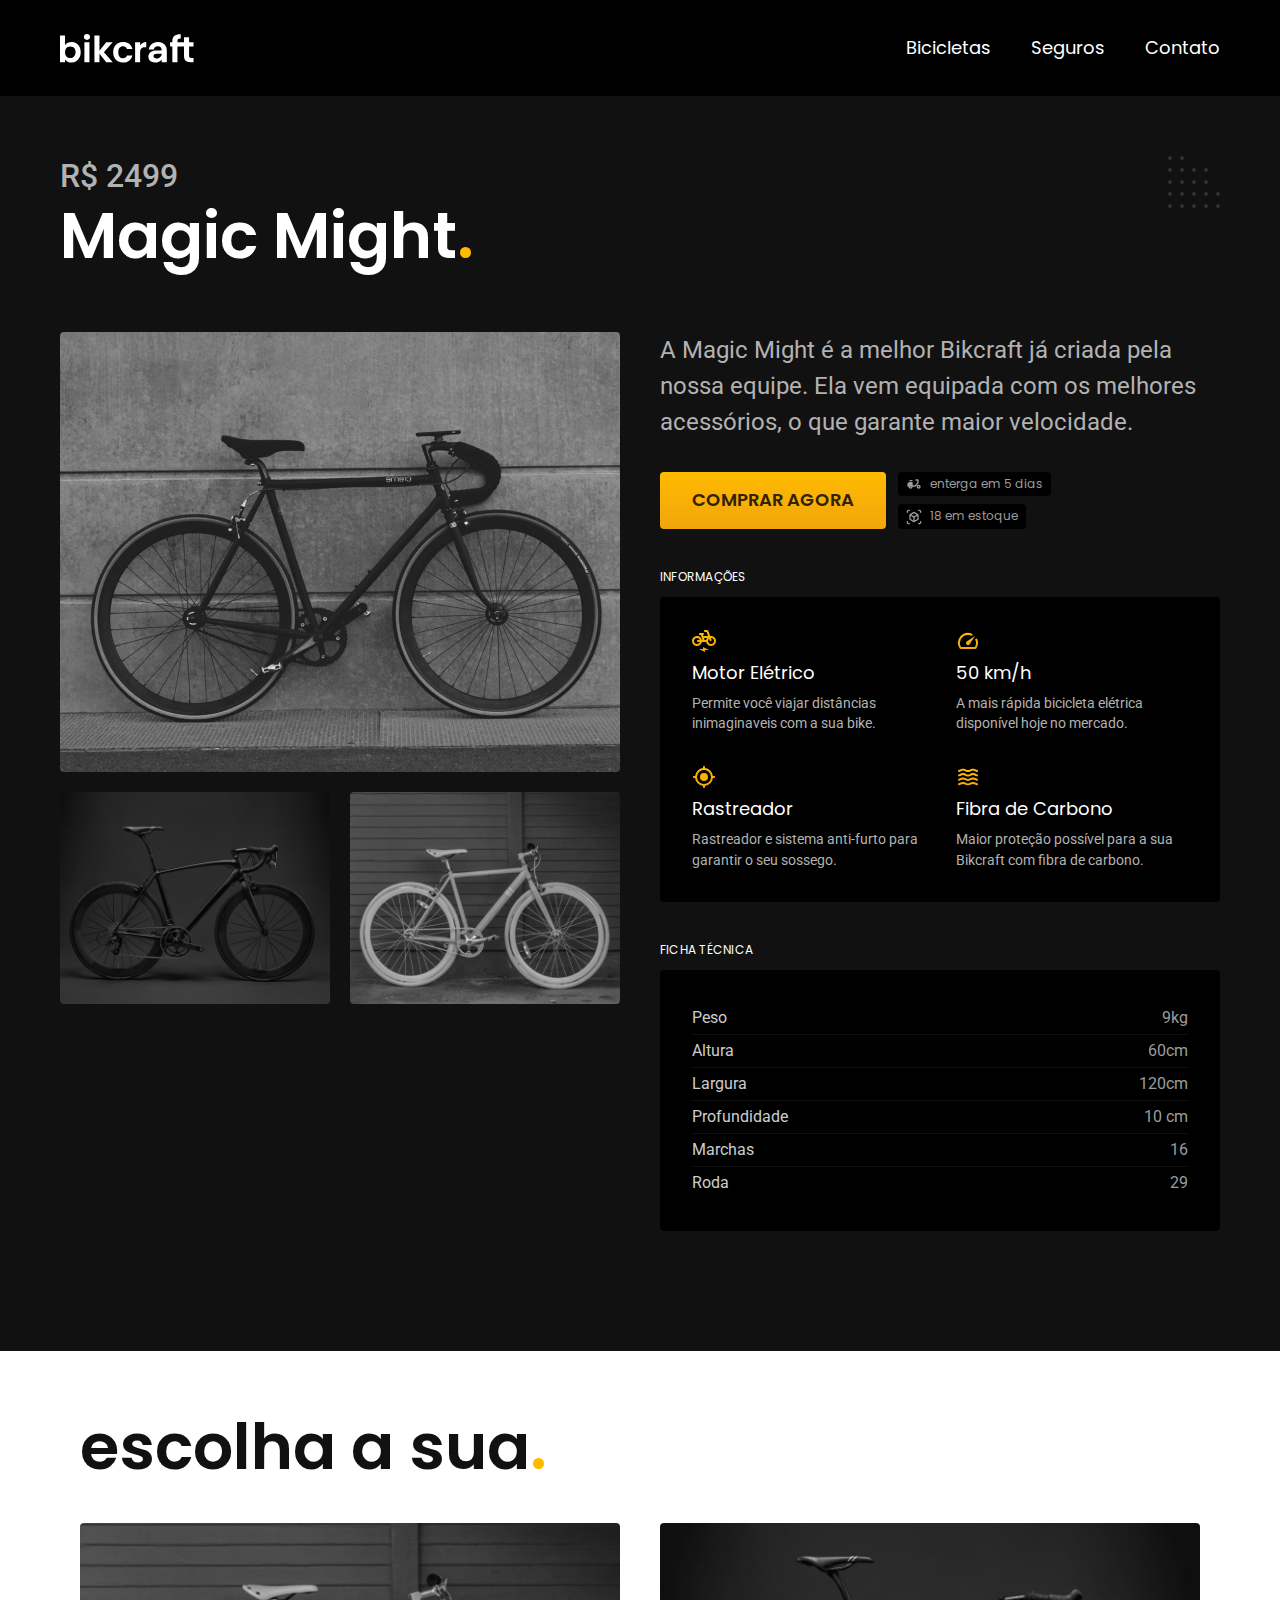
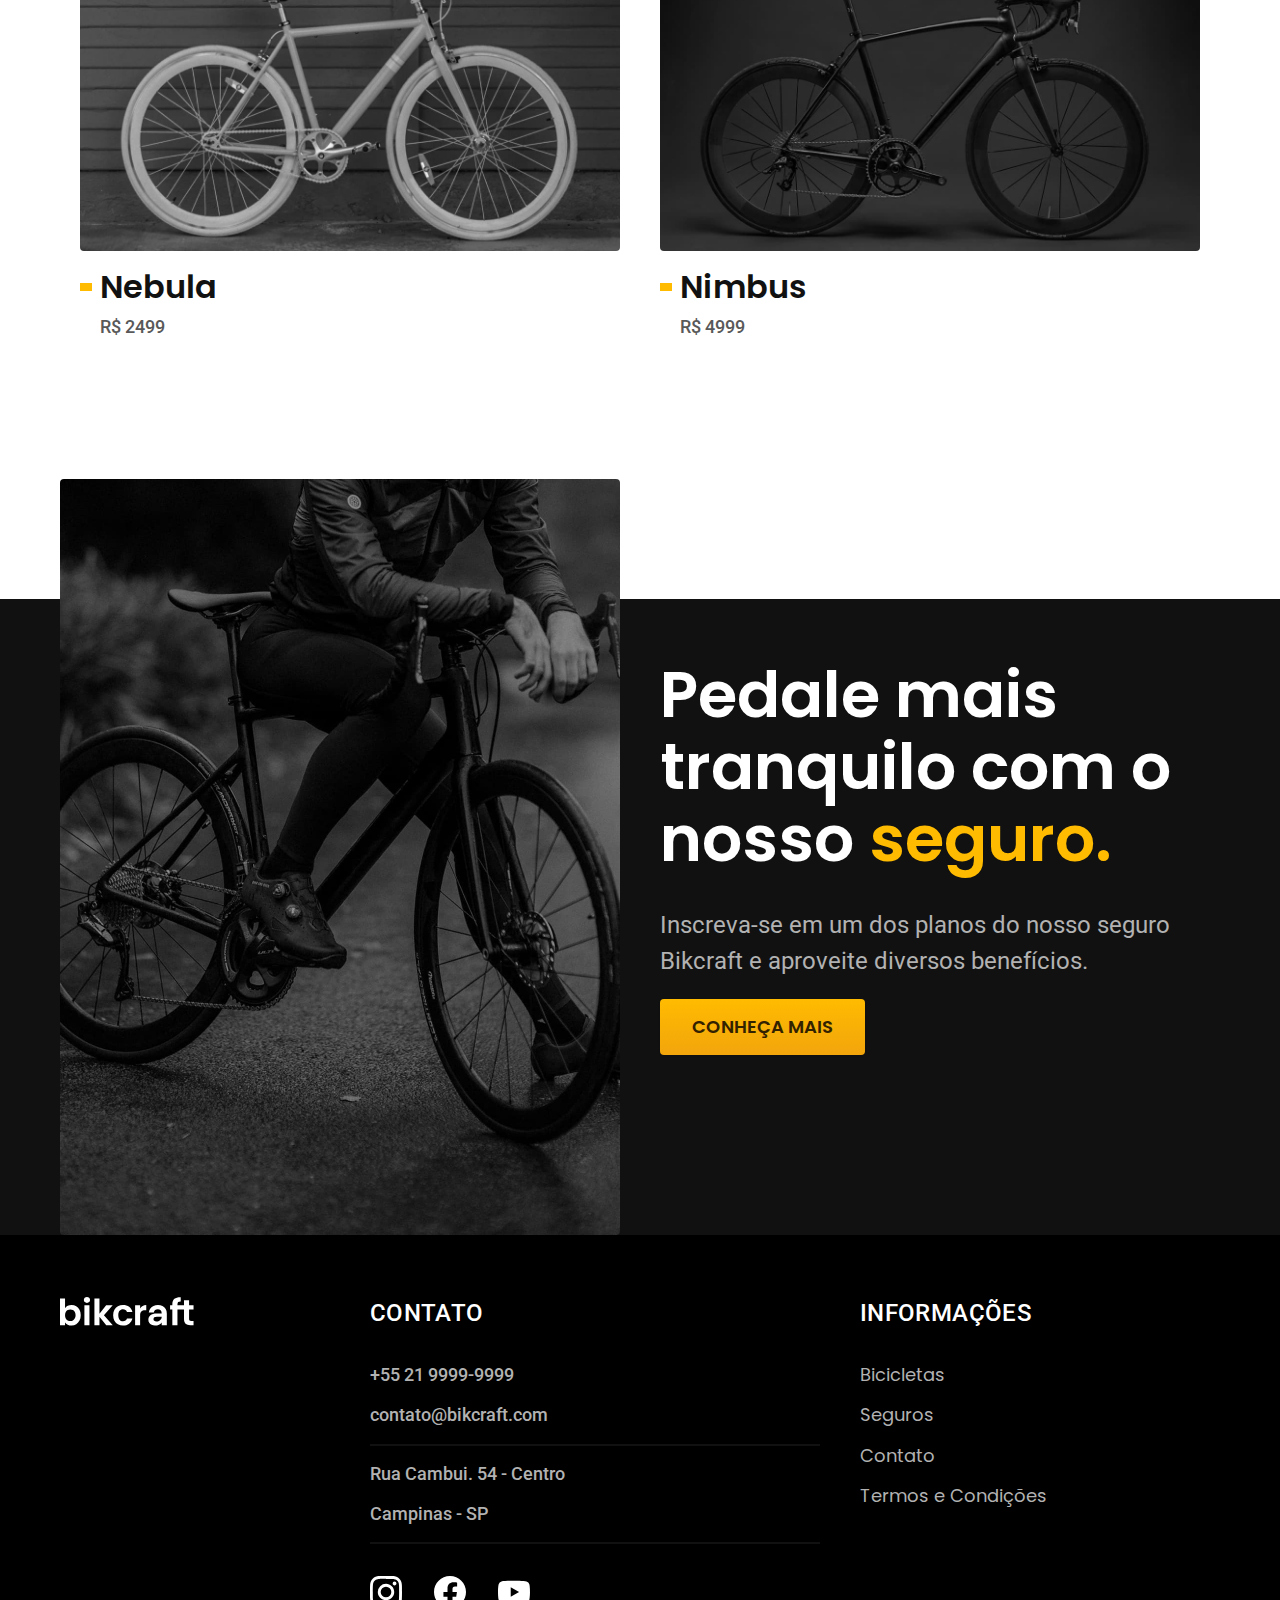
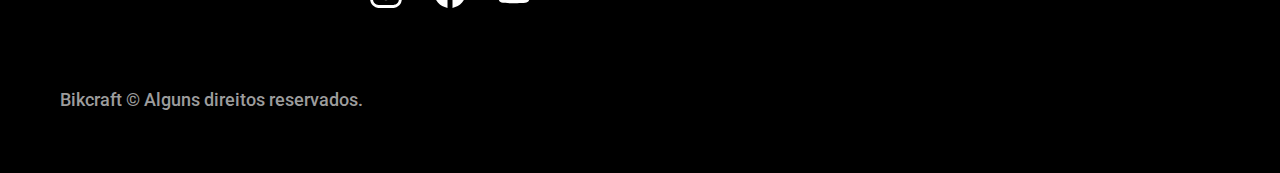
<file: bicicletas/magic.html>
<!DOCTYPE html>
<html lang="pt-br">

<head>
  <meta charset="UTF-8">
  <meta name="viewport" content="width=device-width, initial-scale=1.0">
  <meta http-equiv="X-UA-Compatible" content="IE=edge">
  <meta name="description" content="Termos e Condições">
  <title>Magic| BikCraft </title>

  <link rel="stylesheet" href="../css/global/header.css">
  <link rel="stylesheet" href="../css/style.css">
  <link rel="stylesheet" href="../bike/bike-lista.css">

  <link rel="preconnect" href="https://fonts.googleapis.com">
  <link rel="preconnect" href="https://fonts.gstatic.com" crossorigin>
  <link href="https://fonts.googleapis.com/css2?family=Merriweather:ital,wght@1,900&family=Poppins:wght@400;600&family=Roboto:ital,wght@0,500;1,400&display=swap" rel="stylesheet">
</head>

<body id="bicicleta">
  <header class="header-bg">
    <!-- HEADER BG - header com back ground estendido de ponta a ponta-->
    <div class="header container">
      <a href="../">
        <img src="../img/bikcraft.svg" alt="BIkcraft">
      </a>
      <nav arial-label="primaria">
        <ul class="header-menu font-1-m cor-0">
          <li><a href="../bicicletas.html">Bicicletas</a></li>
          <li><a href="../seguros.html">Seguros</a></li>
          <li><a href="../contato.html">Contato</a></li>
        </ul>
      </nav>
    </div>
  </header>

  <main class="titulo-bg">
    <div>
      <div class="titulo container">
        <p class="font-2-xl cor-5">R$ 2499</p>
        <h1 class="font-1-xxl cor-0">Magic Might<span class="cor-p1">.</span></h1>
      </div>
    </div>

    <div class="bicicleta container">
      <div class="bicicleta-imagens">
        <img src="../img/bicicleta/nimbus2.jpg" alt="">
        <img src="../img/bicicleta/nimbus1.jpg" alt="">
        <img src="../img/bicicleta/nimbus3.jpg" alt="">
      </div>
      <div class="bicicleta-conteudo">
        <p class="font-2-l cor-5">
          A Magic Might é a melhor Bikcraft já criada pela nossa equipe. Ela vem equipada com os melhores acessórios, o que garante maior velocidade.
        </p>
        <div class="bicicleta-comprar">
          <a class="botao" href="../orcamento.html">Comprar Agora</a>
          <span class="font-1-xs cor-6"> <img src="../img/icones/entrega.svg" alt=""> enterga em 5 dias</span>
          <span class="font-1-xs cor-6"> <img src="../img/icones/estoque.svg" alt=""> 18 em estoque</span>
        </div>

        <h2 class="font-1-xs cor-0"> Informações </h2>
        <ul class="bicicleta-informacoes">
          <li>
            <img src="../img/icones/eletrica.svg" alt="">
            <h3 class="font-1-m cor-0">Motor Elétrico</h3>
            <p class="font-2-xs cor-5">
              Permite você viajar distâncias inimaginaveis com a sua bike.
            </p>
          </li>
          <li>
            <img src="../img/icones/velocidade.svg" alt="">
            <h3 class="font-1-m cor-0">50 km/h</h3>
            <p class="font-2-xs cor-5">
              A mais rápida bicicleta elétrica disponível hoje no mercado.
            </p>
          </li>
          <li>
            <img src="../img/icones/rastreador.svg" alt="">
            <h3 class="font-1-m cor-0">Rastreador</h3>
            <p class="font-2-xs cor-5">
              Rastreador e sistema anti-furto para garantir o seu sossego.
            </p>
          </li>
          <li>
            <img src="../img/icones/carbono.svg" alt="">
            <h3 class="font-1-m cor-0">Fibra de Carbono
            </h3>
            <p class="font-2-xs cor-5">
              Maior proteção possível para a sua Bikcraft com fibra de carbono.
            </p>
          </li>
        </ul>
        <h2 class="font-1-xs cor-0"> Ficha técnica </h2>
        <ul class="bicicleta-ficha font-2-s cor-4">
          <li>Peso <span>9kg</span></li>
          <li>Altura <span>60cm</span></li>
          <li>Largura <span>120cm</span></li>
          <li>Profundidade <span>10 cm</span></li>
          <li>Marchas <span>16</span></li>
          <li>Roda <span>29</span></li>
        </ul>
      </div>
    </div>
  </main>

  <article class="bicicletas-lista container">
    <h2 class="container font-1-xxl">escolha a sua<span class="cor-p1">.</span>
    </h2>

    <ul>
      <li>
        <a href="./magic.html">
          <img src="../img/bicicletas/nebula.jpg" alt="Bicicleta preta">
          <h3 class="font-1-xl">Nebula</h3>
          <span class="font-2-m cor-8">R$ 2499</span>
        </a>
      </li>
      <li>
        <a href="./nimbus.html">
          <img src="../img/bicicletas/nimbus.jpg" alt="Bicicleta preta">
          <h3 class="font-1-xl">Nimbus</h3>
          <span class="font-2-m cor-8">R$ 4999</span>
        </a>
      </li>
    </ul>
  </article>

  <article class="seguro-bg">
    <div class="seguro container">
      <div class="seguro-imagem">
        <img src="../img/fotos/seguros.jpg" alt="Pessoa com a bicicleta">
      </div>
      <div class="seguro-conteudo">
        <h2 class="font-1-xxl cor-0">Pedale mais tranquilo com o nosso <span class="cor-p1">seguro.</span></h2>
        <p class="font-2-l cor-5">Inscreva-se em um dos planos do nosso seguro Bikcraft e aproveite diversos benefícios.</p>
        <a class="botao" href="../seguros.html">Conheça Mais</a>
      </div>
    </div>
  </article>

  <footer class="footer-bg">
    <div class="footer container">
      <img src="../img/bikcraft.svg" alt="Bikcraft">
      <div class="footer-contato">
        <h3 class="font-2-l-b cor-0">Contato</h3>
        <ul class="font-2-m cor-5">
          <li><a href="tel:+552199999999">+55 21 9999-9999</a></li>
          <li><a href="mailto:contato@bikcraft.com">contato@bikcraft.com</a></li>
          <li>Rua Cambui. 54 - Centro</li>
          <li>Campinas - SP</li>
        </ul>
        <div class="footer-redes">
          <a href="../">
            <img src="../img/redes/instagram.svg" alt="Instagram">
          </a>
          <a href="../">
            <img src="../img/redes/facebook.svg" alt="Facebook">
          </a>
          <a href="../">
            <img src="../img/redes/youtube.svg" alt="Youtube">
          </a>
        </div>
      </div>
      <div class="footer-informacoes">
        <h3 class="font-2-l-b cor-0">Informações</h3>
        <nav>
          <ul class="font-1-m cor-5">
            <li><a href="../bicicletas.html">Bicicletas</a></li>
            <li><a href="../seguros.html">Seguros</a></li>
            <li><a href="../contato.html">Contato</a></li>
            <li><a href="../termos.html">Termos e Condições</a></li>
          </ul>
        </nav>
      </div>
      <p class="footer-copy font-2-m cor-6">Bikcraft © Alguns direitos reservados.</p>
    </div>
  </footer>
</body>

</html>
</file>
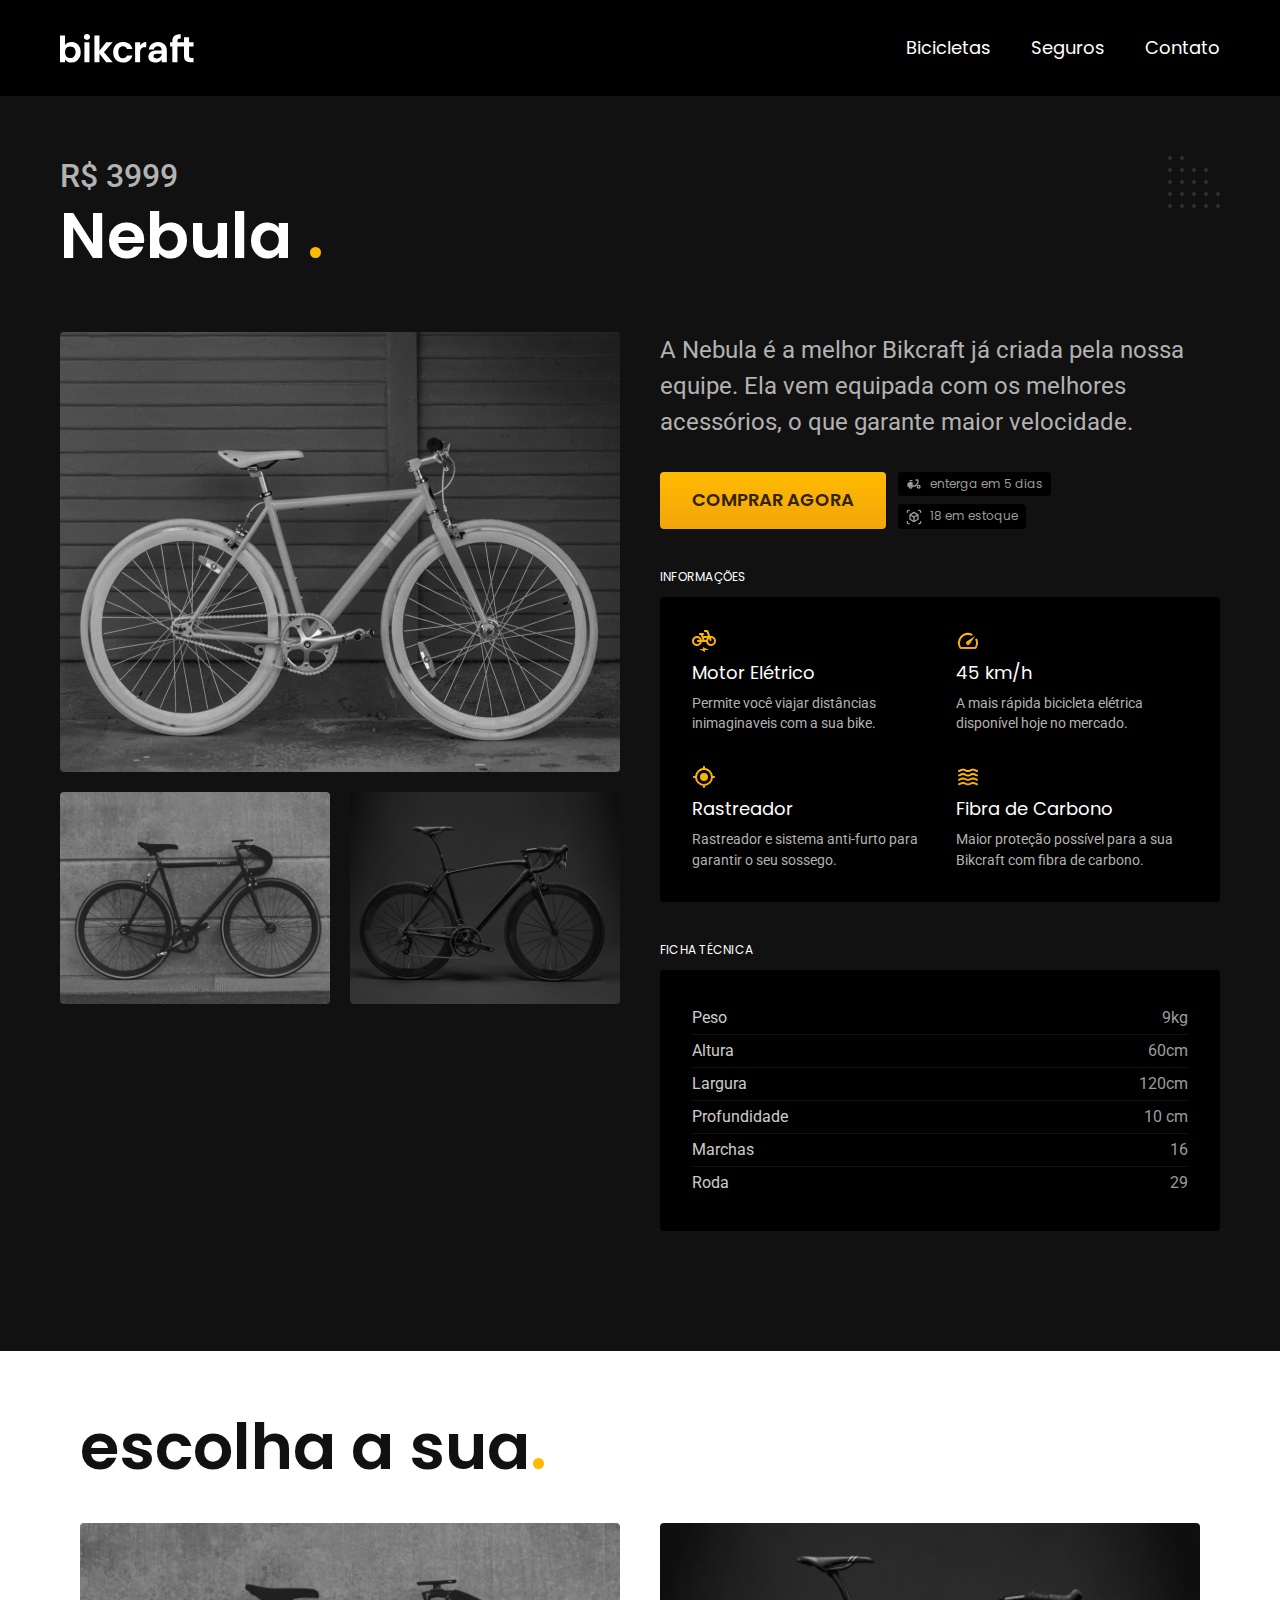
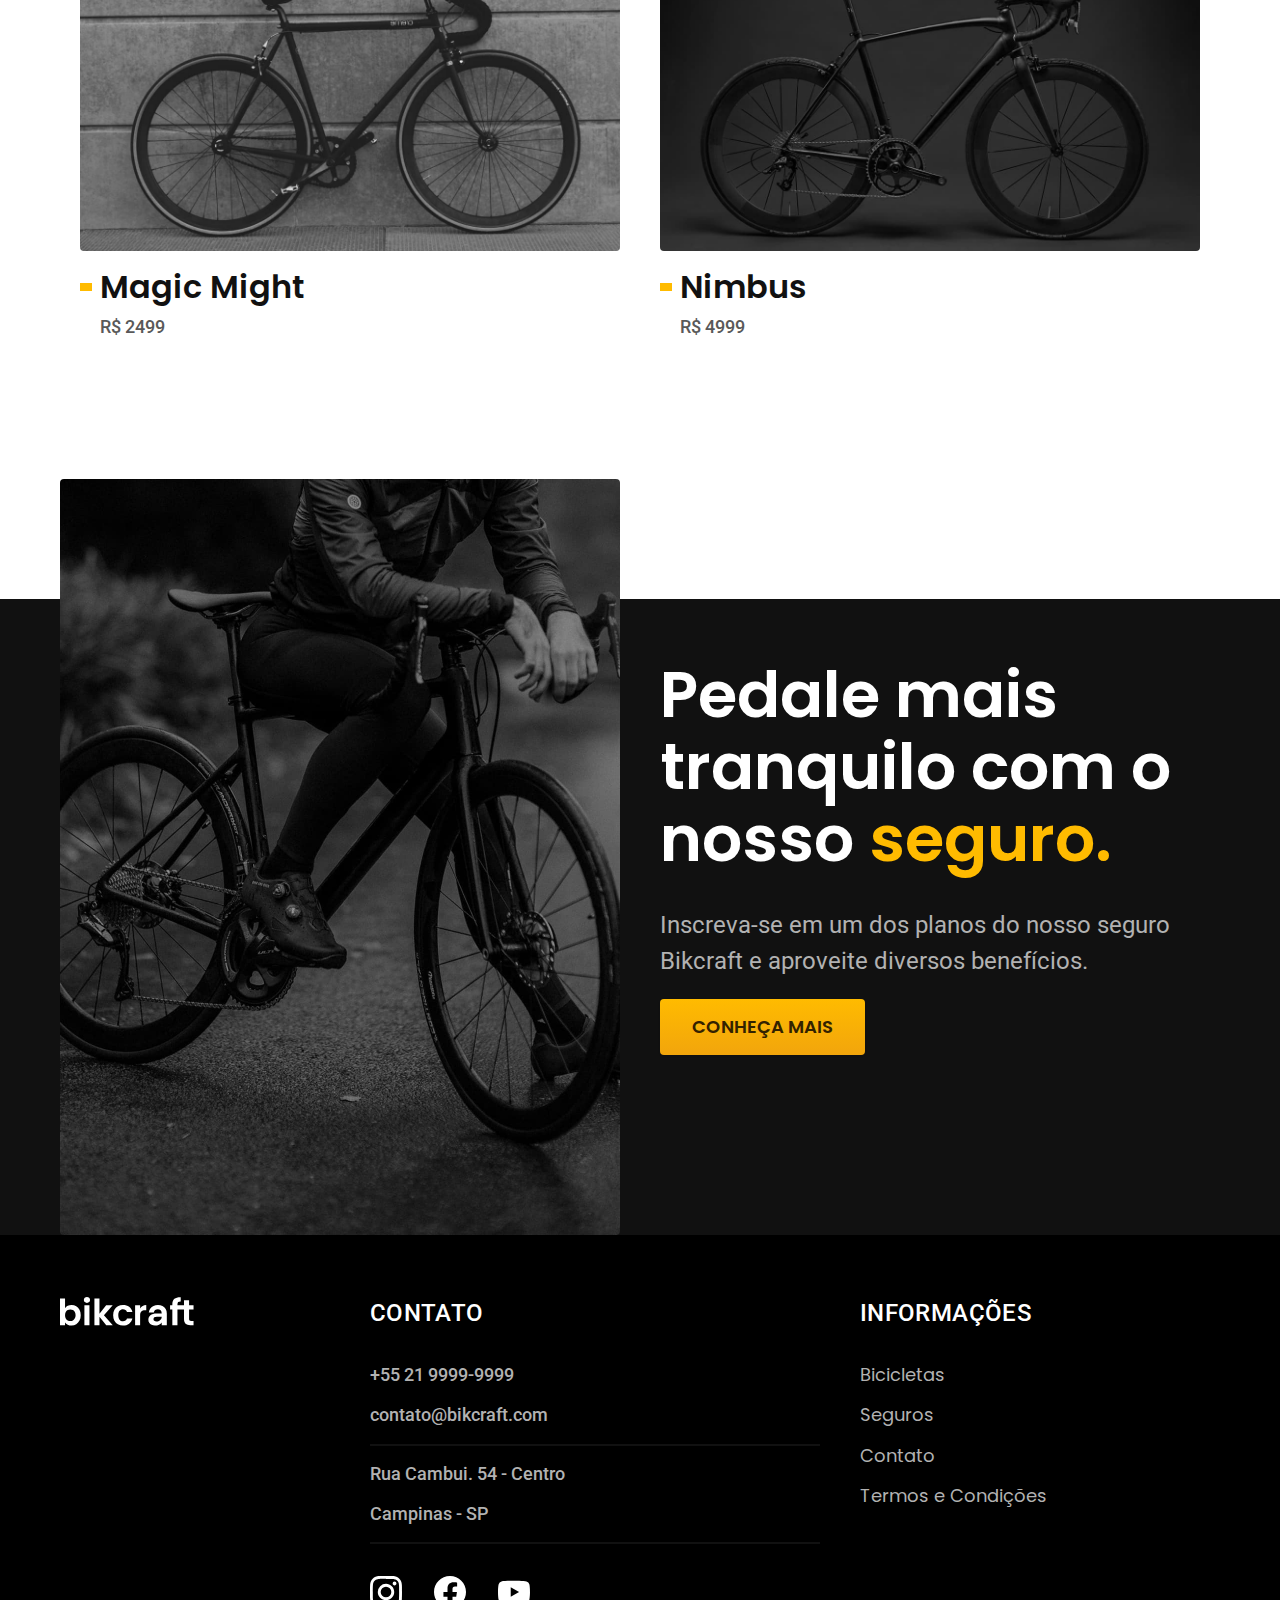
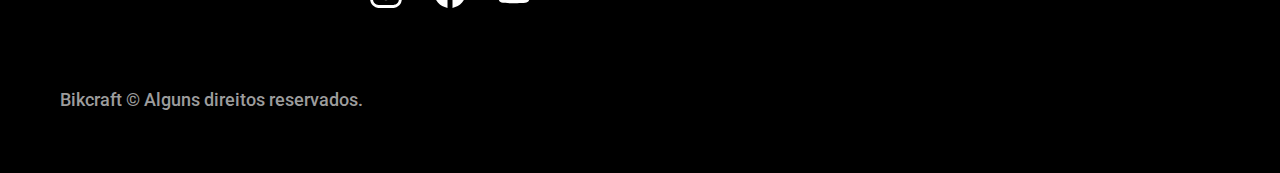
<file: bicicletas/nebula.html>
<!DOCTYPE html>
<html lang="pt-br">

<head>
  <meta charset="UTF-8">
  <meta name="viewport" content="width=device-width, initial-scale=1.0">
  <meta http-equiv="X-UA-Compatible" content="IE=edge">
  <meta name="description" content="Termos e Condições">
  <title>Nebula| BikCraft </title>

  <link rel="stylesheet" href="../css/global/header.css">
  <link rel="stylesheet" href="../css/style.css">
  <link rel="stylesheet" href="../bike/bike-lista.css">

  <link rel="preconnect" href="https://fonts.googleapis.com">
  <link rel="preconnect" href="https://fonts.gstatic.com" crossorigin>
  <link href="https://fonts.googleapis.com/css2?family=Merriweather:ital,wght@1,900&family=Poppins:wght@400;600&family=Roboto:ital,wght@0,500;1,400&display=swap" rel="stylesheet">
</head>

<body id="bicicleta">
  <header class="header-bg">
    <!-- HEADER BG - header com back ground estendido de ponta a ponta-->
    <div class="header container">
      <a href="../">
        <img src="../img/bikcraft.svg" alt="BIkcraft">
      </a>
      <nav arial-label="primaria">
        <ul class="header-menu font-1-m cor-0">
          <li><a href="../bicicletas.html">Bicicletas</a></li>
          <li><a href="../seguros.html">Seguros</a></li>
          <li><a href="../contato.html">Contato</a></li>
        </ul>
      </nav>
    </div>
  </header>

  <main class="titulo-bg">
    <div>
      <div class="titulo container">
        <p class="font-2-xl cor-5">R$ 3999</p>
        <h1 class="font-1-xxl cor-0">Nebula <span class="cor-p1">.</span></h1>
      </div>
    </div>

    <div class="bicicleta container">
      <div class="bicicleta-imagens">
        <img src="../img/bicicleta/nimbus3.jpg" alt="">
        <img src="../img/bicicleta/nimbus2.jpg" alt="">
        <img src="../img/bicicleta/nimbus1.jpg" alt="">
      </div>
      <div class="bicicleta-conteudo">
        <p class="font-2-l cor-5">
          A Nebula é a melhor Bikcraft já criada pela nossa equipe. Ela vem equipada com os melhores acessórios, o que garante maior velocidade.
        </p>
        <div class="bicicleta-comprar">
          <a class="botao" href="../orcamento.html">Comprar Agora</a>
          <span class="font-1-xs cor-6"> <img src="../img/icones/entrega.svg" alt=""> enterga em 5 dias</span>
          <span class="font-1-xs cor-6"> <img src="../img/icones/estoque.svg" alt=""> 18 em estoque</span>
        </div>

        <h2 class="font-1-xs cor-0"> Informações </h2>
        <ul class="bicicleta-informacoes">
          <li>
            <img src="../img/icones/eletrica.svg" alt="">
            <h3 class="font-1-m cor-0">Motor Elétrico</h3>
            <p class="font-2-xs cor-5">
              Permite você viajar distâncias inimaginaveis com a sua bike.
            </p>
          </li>
          <li>
            <img src="../img/icones/velocidade.svg" alt="">
            <h3 class="font-1-m cor-0">45 km/h</h3>
            <p class="font-2-xs cor-5">
              A mais rápida bicicleta elétrica disponível hoje no mercado.
            </p>
          </li>
          <li>
            <img src="../img/icones/rastreador.svg" alt="">
            <h3 class="font-1-m cor-0">Rastreador</h3>
            <p class="font-2-xs cor-5">
              Rastreador e sistema anti-furto para garantir o seu sossego.
            </p>
          </li>
          <li>
            <img src="../img/icones/carbono.svg" alt="">
            <h3 class="font-1-m cor-0">Fibra de Carbono
            </h3>
            <p class="font-2-xs cor-5">
              Maior proteção possível para a sua Bikcraft com fibra de carbono.
            </p>
          </li>
        </ul>
        <h2 class="font-1-xs cor-0"> Ficha técnica </h2>
        <ul class="bicicleta-ficha font-2-s cor-4">
          <li>Peso <span>9kg</span></li>
          <li>Altura <span>60cm</span></li>
          <li>Largura <span>120cm</span></li>
          <li>Profundidade <span>10 cm</span></li>
          <li>Marchas <span>16</span></li>
          <li>Roda <span>29</span></li>
        </ul>
      </div>
    </div>
  </main>

  <article class="bicicletas-lista container">
    <h2 class="container font-1-xxl">escolha a sua<span class="cor-p1">.</span>
    </h2>

    <ul>
      <li>
        <a href="./magic.html">
          <img src="../img/bicicletas/magic.jpg" alt="Bicicleta preta">
          <h3 class="font-1-xl">Magic Might</h3>
          <span class="font-2-m cor-8">R$ 2499</span>
        </a>
      </li>
      <li>
        <a href="./nimbus.html">
          <img src="../img/bicicletas/nimbus.jpg" alt="Bicicleta preta">
          <h3 class="font-1-xl">Nimbus</h3>
          <span class="font-2-m cor-8">R$ 4999</span>
        </a>
      </li>
    </ul>
  </article>

  <article class="seguro-bg">
    <div class="seguro container">
      <div class="seguro-imagem">
        <img src="../img/fotos/seguros.jpg" alt="Pessoa com a bicicleta">
      </div>
      <div class="seguro-conteudo">
        <h2 class="font-1-xxl cor-0">Pedale mais tranquilo com o nosso <span class="cor-p1">seguro.</span></h2>
        <p class="font-2-l cor-5">Inscreva-se em um dos planos do nosso seguro Bikcraft e aproveite diversos benefícios.</p>
        <a class="botao" href="../seguros.html">Conheça Mais</a>
      </div>
    </div>
  </article>

  <footer class="footer-bg">
    <div class="footer container">
      <img src="../img/bikcraft.svg" alt="Bikcraft">
      <div class="footer-contato">
        <h3 class="font-2-l-b cor-0">Contato</h3>
        <ul class="font-2-m cor-5">
          <li><a href="tel:+552199999999">+55 21 9999-9999</a></li>
          <li><a href="mailto:contato@bikcraft.com">contato@bikcraft.com</a></li>
          <li>Rua Cambui. 54 - Centro</li>
          <li>Campinas - SP</li>
        </ul>
        <div class="footer-redes">
          <a href="../">
            <img src="../img/redes/instagram.svg" alt="Instagram">
          </a>
          <a href="../">
            <img src="../img/redes/facebook.svg" alt="Facebook">
          </a>
          <a href="../">
            <img src="../img/redes/youtube.svg" alt="Youtube">
          </a>
        </div>
      </div>
      <div class="footer-informacoes">
        <h3 class="font-2-l-b cor-0">Informações</h3>
        <nav>
          <ul class="font-1-m cor-5">
            <li><a href="../bicicletas.html">Bicicletas</a></li>
            <li><a href="../seguros.html">Seguros</a></li>
            <li><a href="../contato.html">Contato</a></li>
            <li><a href="../termos.html">Termos e Condições</a></li>
          </ul>
        </nav>
      </div>
      <p class="footer-copy font-2-m cor-6">Bikcraft © Alguns direitos reservados.</p>
    </div>
  </footer>
</body>

</html>
</file>
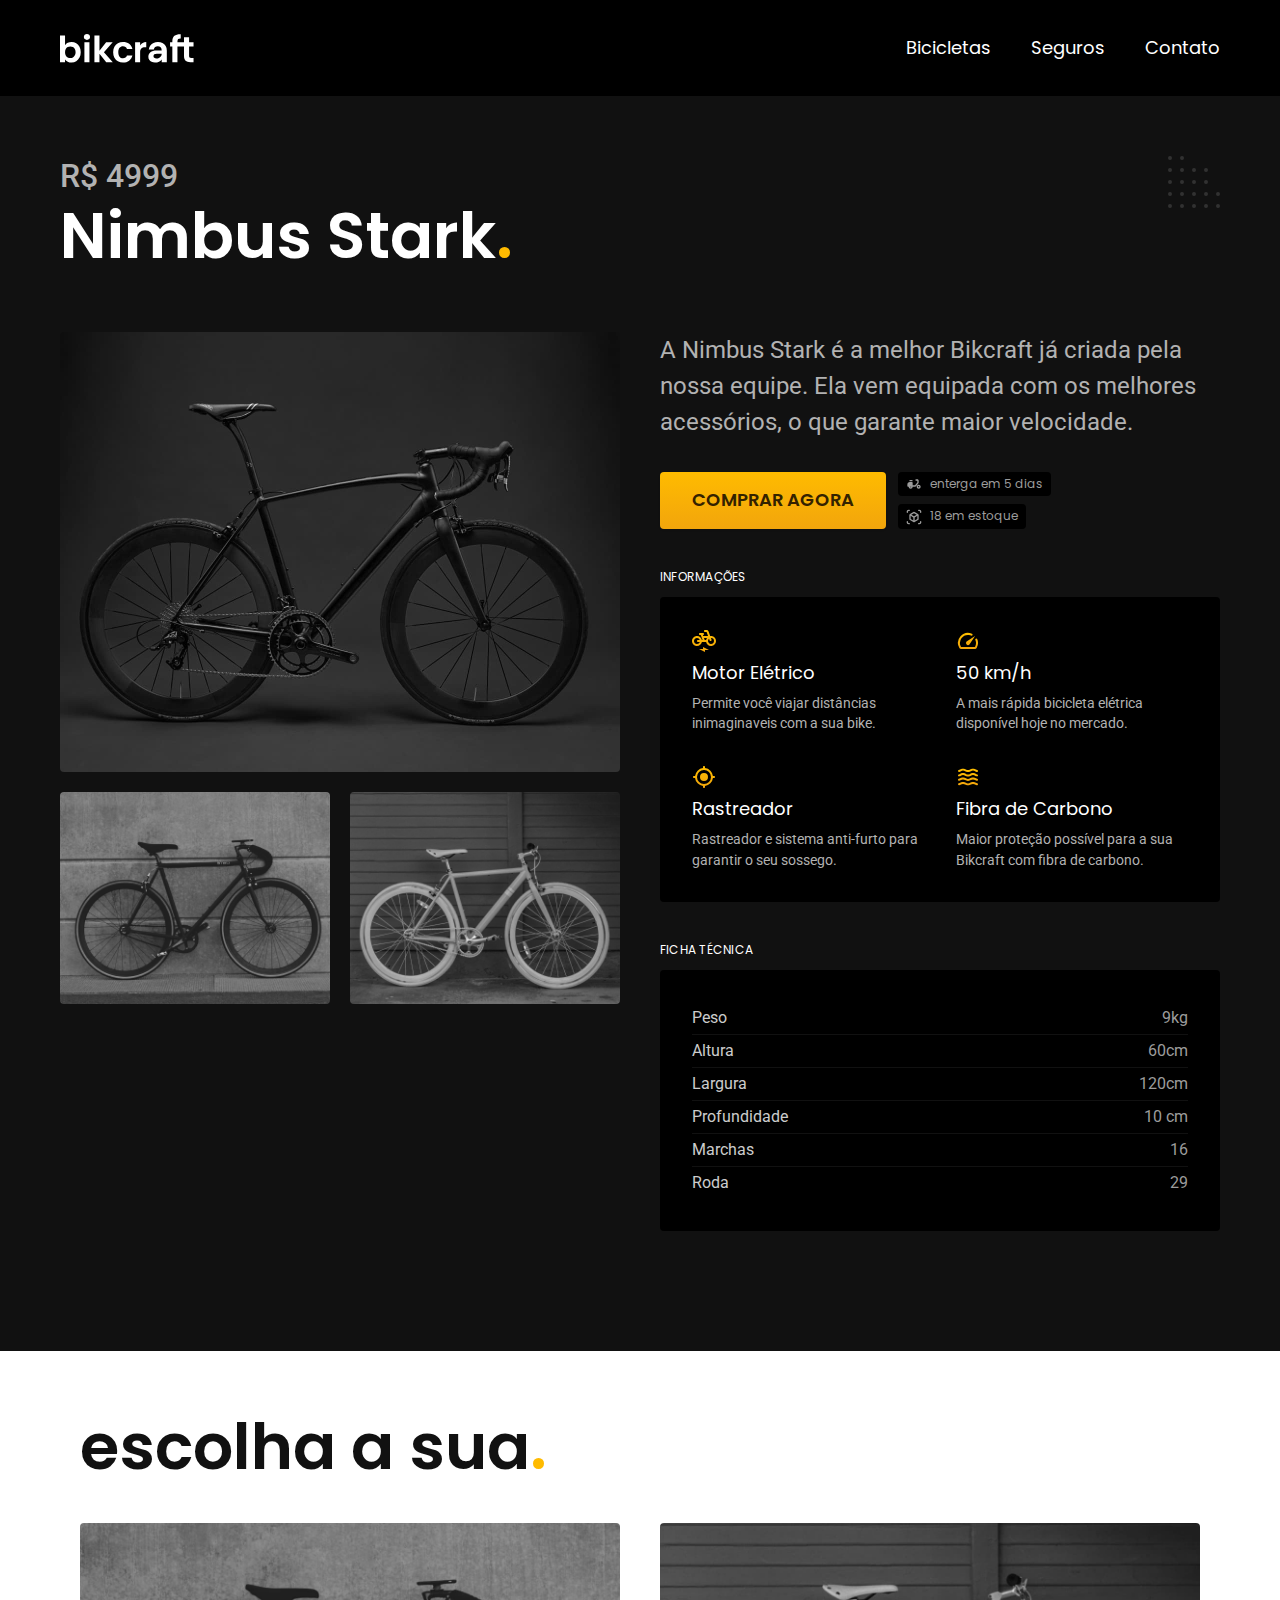
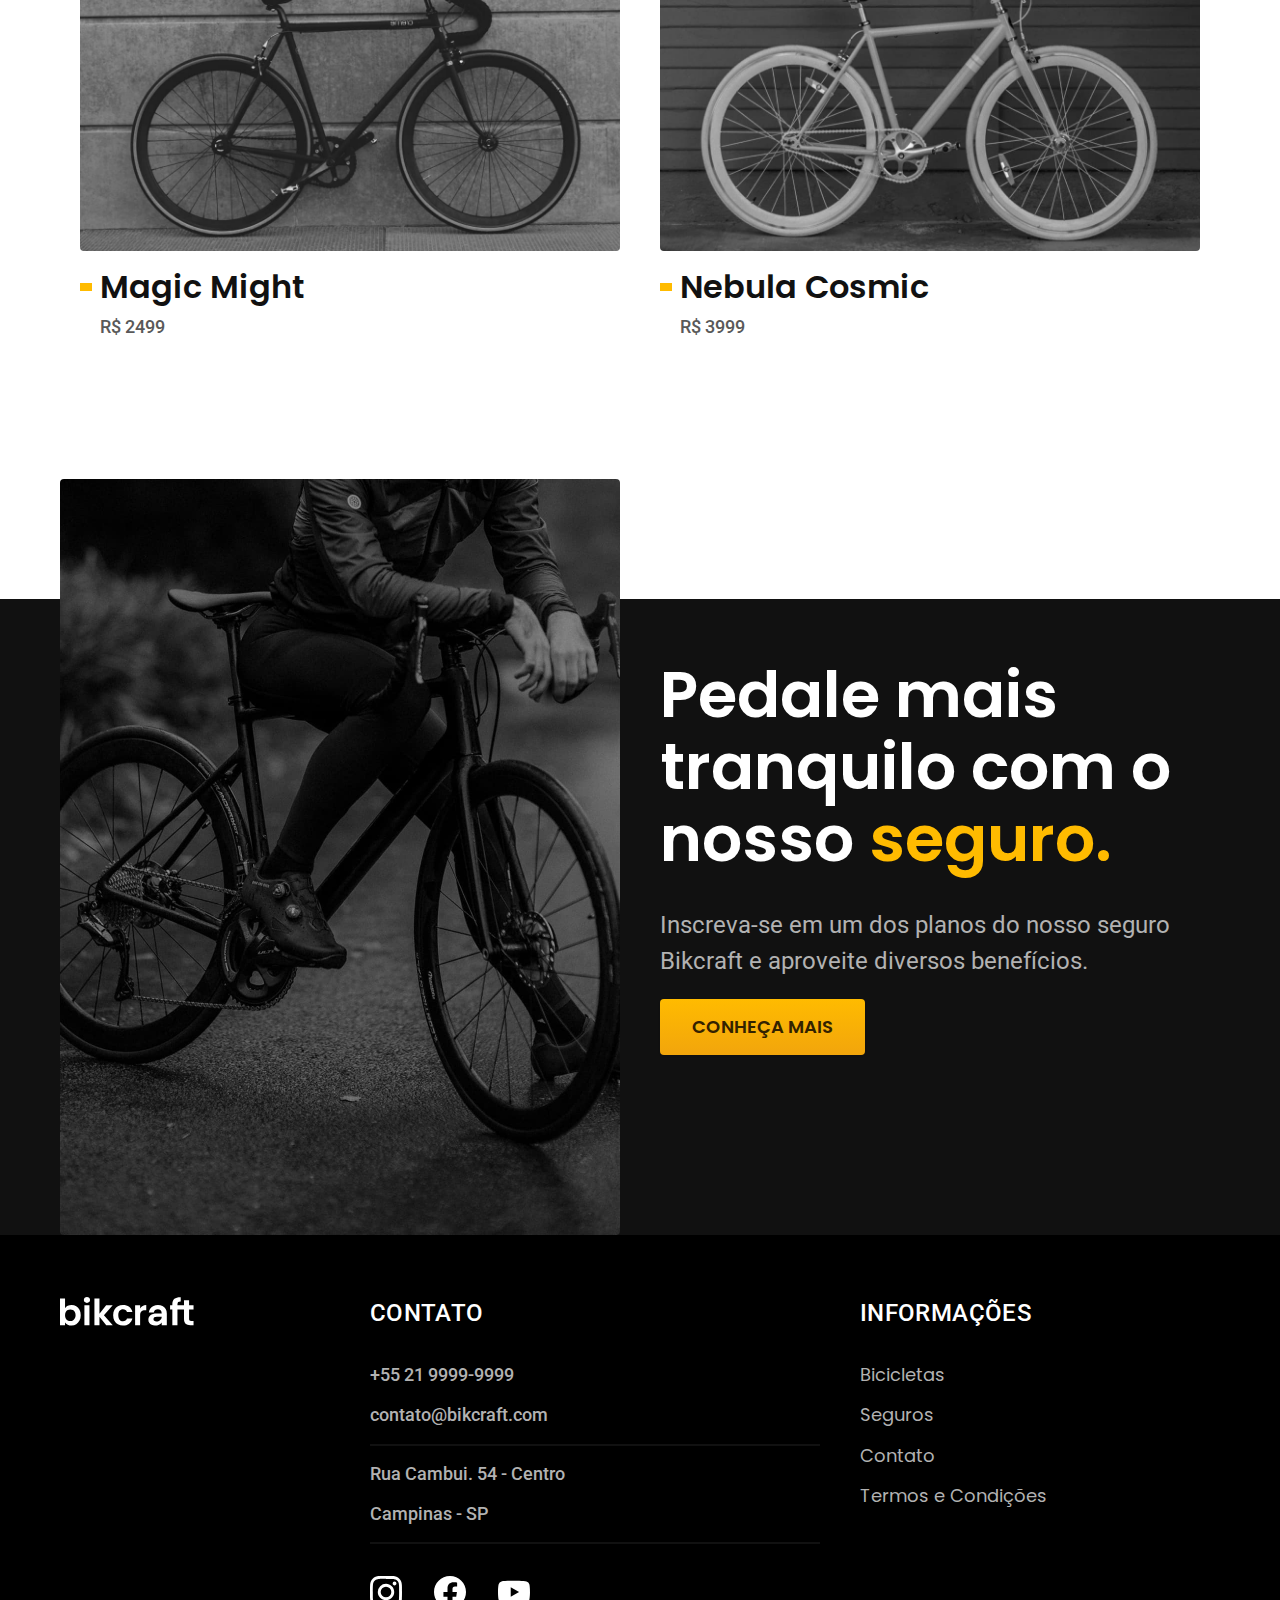
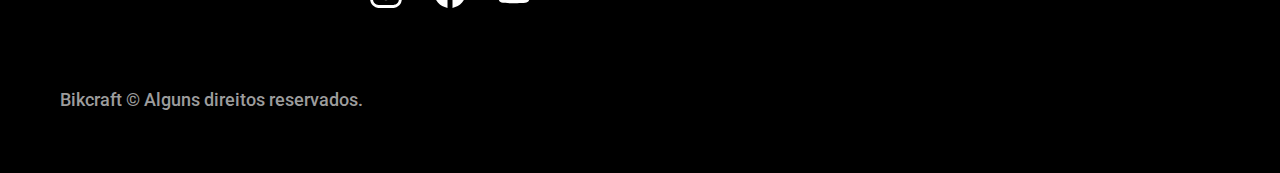
<file: bicicletas/nimbus.html>
<!DOCTYPE html>
<html lang="pt-br">

<head>
  <meta charset="UTF-8">
  <meta name="viewport" content="width=device-width, initial-scale=1.0">
  <meta http-equiv="X-UA-Compatible" content="IE=edge">
  <meta name="description" content="Termos e Condições">
  <title>Nimbus| BikCraft </title>

  <link rel="stylesheet" href="../css/global/header.css">
  <link rel="stylesheet" href="../css/style.css">
  <link rel="stylesheet" href="../bike/bike-lista.css">

  <link rel="preconnect" href="https://fonts.googleapis.com">
  <link rel="preconnect" href="https://fonts.gstatic.com" crossorigin>
  <link href="https://fonts.googleapis.com/css2?family=Merriweather:ital,wght@1,900&family=Poppins:wght@400;600&family=Roboto:ital,wght@0,500;1,400&display=swap" rel="stylesheet">
</head>

<body id="bicicleta">
  <header class="header-bg">
    <!-- HEADER BG - header com back ground estendido de ponta a ponta-->
    <div class="header container">
      <a href="../">
        <img src="../img/bikcraft.svg" alt="BIkcraft">
      </a>
      <nav arial-label="primaria">
        <ul class="header-menu font-1-m cor-0">
          <li><a href="../bicicletas.html">Bicicletas</a></li>
          <li><a href="../seguros.html">Seguros</a></li>
          <li><a href="../contato.html">Contato</a></li>
        </ul>
      </nav>
    </div>
  </header>

  <main class="titulo-bg">
    <div>
      <div class="titulo container">
        <p class="font-2-xl cor-5">R$ 4999</p>
        <h1 class="font-1-xxl cor-0">Nimbus Stark<span class="cor-p1">.</span></h1>
      </div>
    </div>

    <div class="bicicleta container">
      <div class="bicicleta-imagens">
        <img src="../img/bicicleta/nimbus1.jpg" alt="">
        <img src="../img/bicicleta/nimbus2.jpg" alt="">
        <img src="../img/bicicleta/nimbus3.jpg" alt="">
      </div>
      <div class="bicicleta-conteudo">
        <p class="font-2-l cor-5">
          A Nimbus Stark é a melhor Bikcraft já criada pela nossa equipe. Ela vem equipada com os melhores acessórios, o que garante maior velocidade.
        </p>
        <div class="bicicleta-comprar">
          <a class="botao" href="../orcamento.html">Comprar Agora</a>
          <span class="font-1-xs cor-6"> <img src="../img/icones/entrega.svg" alt=""> enterga em 5 dias</span>
          <span class="font-1-xs cor-6"> <img src="../img/icones/estoque.svg" alt=""> 18 em estoque</span>
        </div>

        <h2 class="font-1-xs cor-0"> Informações </h2>
        <ul class="bicicleta-informacoes">
          <li>
            <img src="../img/icones/eletrica.svg" alt="">
            <h3 class="font-1-m cor-0">Motor Elétrico</h3>
            <p class="font-2-xs cor-5">
              Permite você viajar distâncias inimaginaveis com a sua bike.
            </p>
          </li>
          <li>
            <img src="../img/icones/velocidade.svg" alt="">
            <h3 class="font-1-m cor-0">50 km/h</h3>
            <p class="font-2-xs cor-5">
              A mais rápida bicicleta elétrica disponível hoje no mercado.
            </p>
          </li>
          <li>
            <img src="../img/icones/rastreador.svg" alt="">
            <h3 class="font-1-m cor-0">Rastreador</h3>
            <p class="font-2-xs cor-5">
              Rastreador e sistema anti-furto para garantir o seu sossego.
            </p>
          </li>
          <li>
            <img src="../img/icones/carbono.svg" alt="">
            <h3 class="font-1-m cor-0">Fibra de Carbono
            </h3>
            <p class="font-2-xs cor-5">
              Maior proteção possível para a sua Bikcraft com fibra de carbono.
            </p>
          </li>
        </ul>
        <h2 class="font-1-xs cor-0"> Ficha técnica </h2>
        <ul class="bicicleta-ficha font-2-s cor-4">
          <li>Peso <span>9kg</span></li>
          <li>Altura <span>60cm</span></li>
          <li>Largura <span>120cm</span></li>
          <li>Profundidade <span>10 cm</span></li>
          <li>Marchas <span>16</span></li>
          <li>Roda <span>29</span></li>
        </ul>
      </div>
    </div>
  </main>

  <article class="bicicletas-lista container">
    <h2 class="container font-1-xxl">escolha a sua<span class="cor-p1">.</span>
    </h2>

    <ul>
      <li>
        <a href="./magic.html">
          <img src="../img/bicicletas/magic.jpg" alt="Bicicleta preta">
          <h3 class="font-1-xl">Magic Might</h3>
          <span class="font-2-m cor-8">R$ 2499</span>
        </a>
      </li>
      <li>
        <a href="./nebula.html">
          <img src="../img/bicicletas/nebula.jpg" alt="Bicicleta preta">
          <h3 class="font-1-xl">Nebula Cosmic</h3>
          <span class="font-2-m cor-8">R$ 3999</span>
        </a>
      </li>
    </ul>
  </article>

  <article class="seguro-bg">
    <div class="seguro container">
      <div class="seguro-imagem">
        <img src="../img/fotos/seguros.jpg" alt="Pessoa com a bicicleta">
      </div>
      <div class="seguro-conteudo">
        <h2 class="font-1-xxl cor-0">Pedale mais tranquilo com o nosso <span class="cor-p1">seguro.</span></h2>
        <p class="font-2-l cor-5">Inscreva-se em um dos planos do nosso seguro Bikcraft e aproveite diversos benefícios.</p>
        <a class="botao" href="../seguros.html">Conheça Mais</a>
      </div>
    </div>
  </article>

  <footer class="footer-bg">
    <div class="footer container">
      <img src="../img/bikcraft.svg" alt="Bikcraft">
      <div class="footer-contato">
        <h3 class="font-2-l-b cor-0">Contato</h3>
        <ul class="font-2-m cor-5">
          <li><a href="tel:+552199999999">+55 21 9999-9999</a></li>
          <li><a href="mailto:contato@bikcraft.com">contato@bikcraft.com</a></li>
          <li>Rua Cambui. 54 - Centro</li>
          <li>Campinas - SP</li>
        </ul>
        <div class="footer-redes">
          <a href="../">
            <img src="../img/redes/instagram.svg" alt="Instagram">
          </a>
          <a href="../">
            <img src="../img/redes/facebook.svg" alt="Facebook">
          </a>
          <a href="../">
            <img src="../img/redes/youtube.svg" alt="Youtube">
          </a>
        </div>
      </div>
      <div class="footer-informacoes">
        <h3 class="font-2-l-b cor-0">Informações</h3>
        <nav>
          <ul class="font-1-m cor-5">
            <li><a href="../bicicletas.html">Bicicletas</a></li>
            <li><a href="../seguros.html">Seguros</a></li>
            <li><a href="../contato.html">Contato</a></li>
            <li><a href="../termos.html">Termos e Condições</a></li>
          </ul>
        </nav>
      </div>
      <p class="footer-copy font-2-m cor-6">Bikcraft © Alguns direitos reservados.</p>
    </div>
  </footer>
</body>

</html>
</file>
<file: css/global/header.css>
.header-bg {
  background-color: var(--cor-12);
}

.header {
  display: flex;
  flex-wrap: wrap;
  justify-content: space-between;
  align-items: center;
  padding-top: 20px;
  padding-bottom: 20px;
}

.header-menu {
  display: flex;
  flex-wrap: wrap;
  gap: 40px;
}

.header-menu a {
  padding: 16px 0px;
  display: inline-block;
  position: relative;
}

.header-menu a::after {
  content: "";
  display: block;
  height: 2px;
  width: 0%;
  background: var(--cor-0);
  margin-top: 4px;
  transition: 0.3s;
  position: absolute;
}

.header-menu a:hover:after {
  width: 100%;
}

@media (max-width: 800px) {
  .header-menu {
    gap: 20px;
  }
  .header-menu a {
    background: var(--cor-11);
    padding: 12px 16px;
    border-radius: 4px;
  }
  .header-menu a:hover {
    background-color: var(--cor-10);
  }
  .header a:after {
    display: none;
  }
}
@media (max-width: 600px) {
  .header-menu {
    gap: 12px;
  }
  .header-menu a {
    padding: 8px 12px;
    font-size: 14px;
  }
}
</file>
<file: css/style.css>
@import "./global/header.css";
@import "./global/footer.css";
@import "./termos/termos.css";

@import "./utilidades/tipografia.css";
@import "./utilidades/cores.css";

@import "./global/global.css";
/* utilidades */
@import "./utilidades/componentes.css";
@import "./utilidades/formulario.css";

/* home */
@import "./home/introducao.css";
@import "./home/tecnologia.css";
@import "./home/parceiros.css";
@import "./home/depoimento.css";
@import "./bike/bike-lista.css";

/* seguros */
@import "./seguros/seguros.css";
@import "./seguros/vantagens.css";
@import "./seguros/perguntas.css";
/* contato */
@import "./contato/contato.css";
@import "./contato/lojas.css";

/* termos */
@import "./termos/termos.css";

/* bicicleta */
@import "./bike/bicicletas.css";
@import "./bicicleta/bicicleta.css";
@import "./bicicleta/seguro.css";

/* orçamento */
@import "./orcamento/orcamento.css";
</file>
<file: bike/bike-lista.css>
.bicicletas-lista {
  padding-top: 60px;
  padding-bottom: 120px;
}
.bicicletas-lista h2 {
  margin-bottom: 40px;
}

.bicicletas-lista ul {
  display: flex;
  gap: 40px;
  padding: 0 20px 20px 20px;
  max-width: 1400px;
  margin-left: auto;
  margin-right: auto;
  overflow-x: auto;
}

.bicicletas-lista li {
  flex: 1;
  min-width: 280px;
}

.bicicletas-lista a {
  display: block;
}

.bicicletas-lista img {
  margin-bottom: 16px;
}
.bicicletas-lista h3 {
  margin-bottom: 8px;
  display: flex;
  align-items: center;
}

.bicicletas-lista h3::before {
  content: "";
  display: inline-block;
  height: 8px;
  width: 12px;
  margin-right: 8px;
  background-color: var(--cor-p1);
  transition: width 0.2s;
}

.bicicletas-lista a:hover h3::before {
  width: 24px;
}

.bicicletas-lista li span {
  padding-left: 20px;
}

@media (max-width: 800px) {
  .bicicletas-lista {
    padding-bottom: 660px;
  }
  .bicicletas-lista ul {
    padding: 20px;
  }
}
</file>
